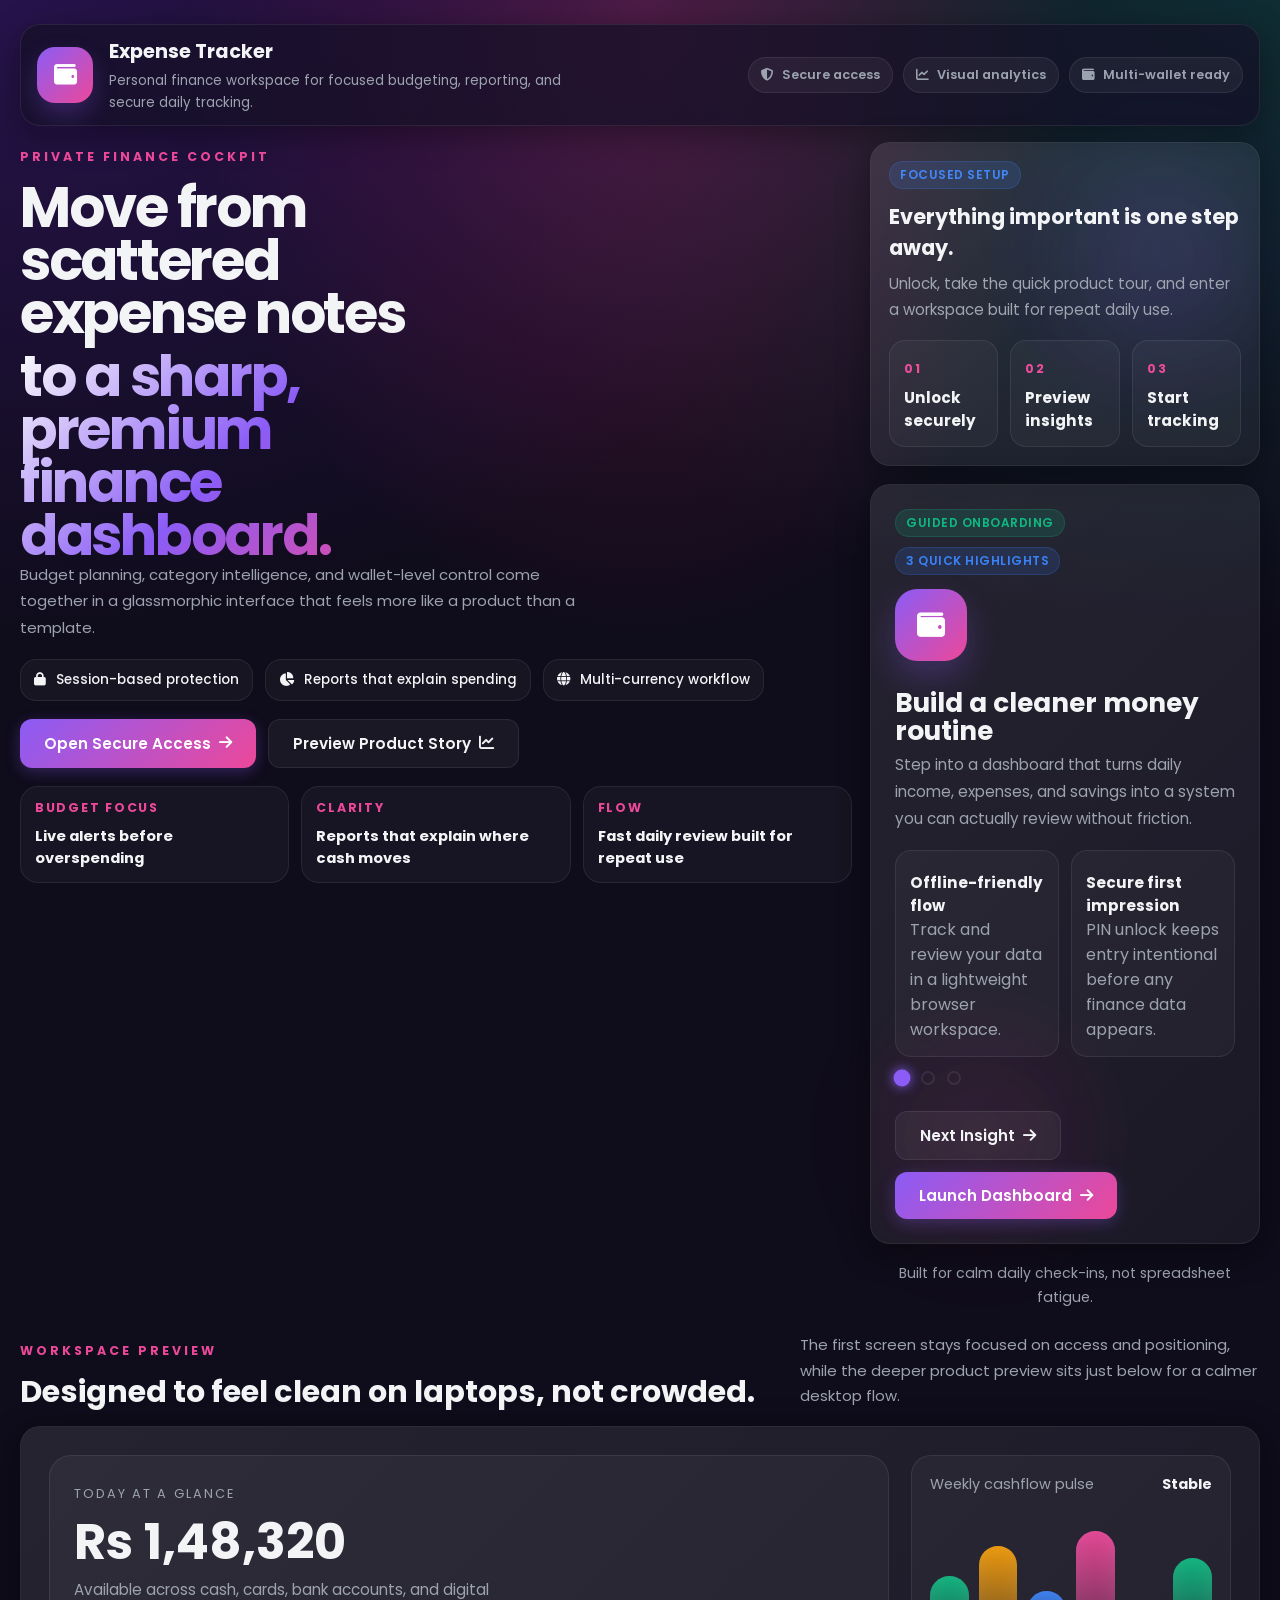
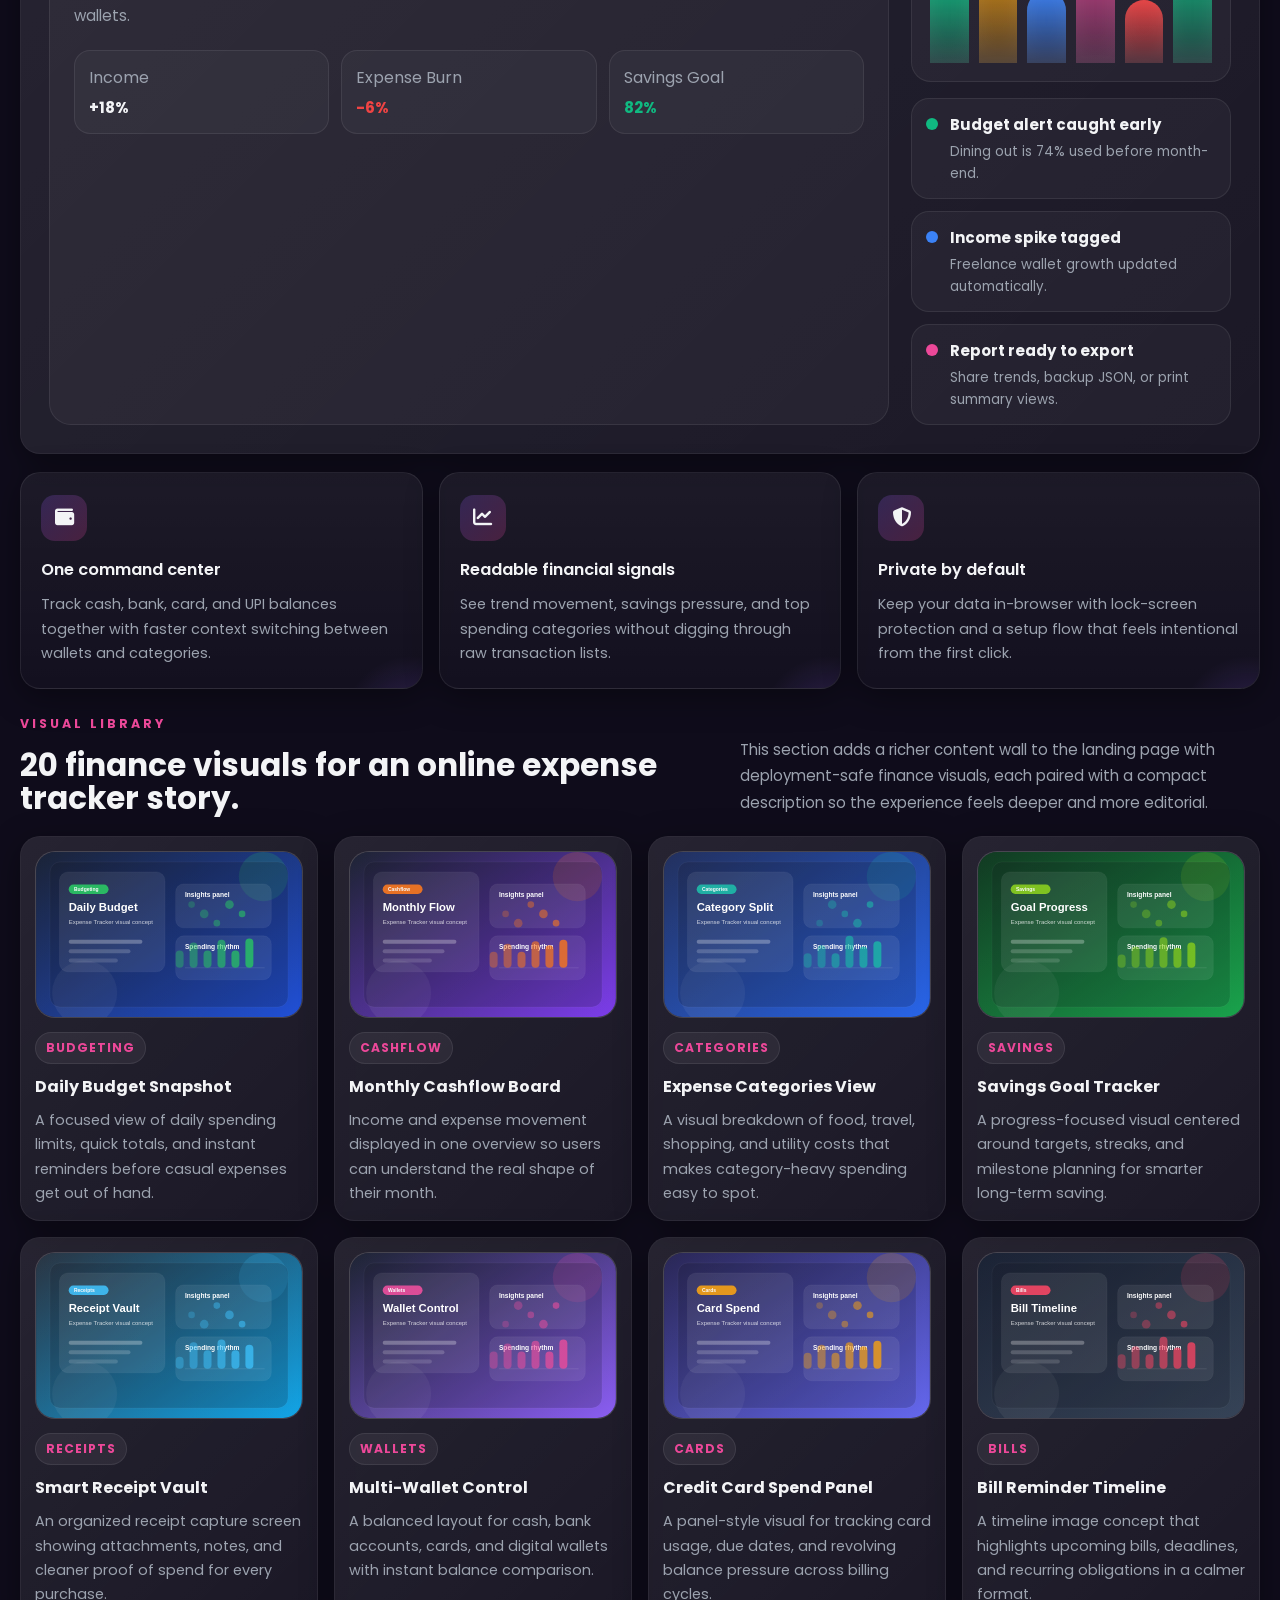
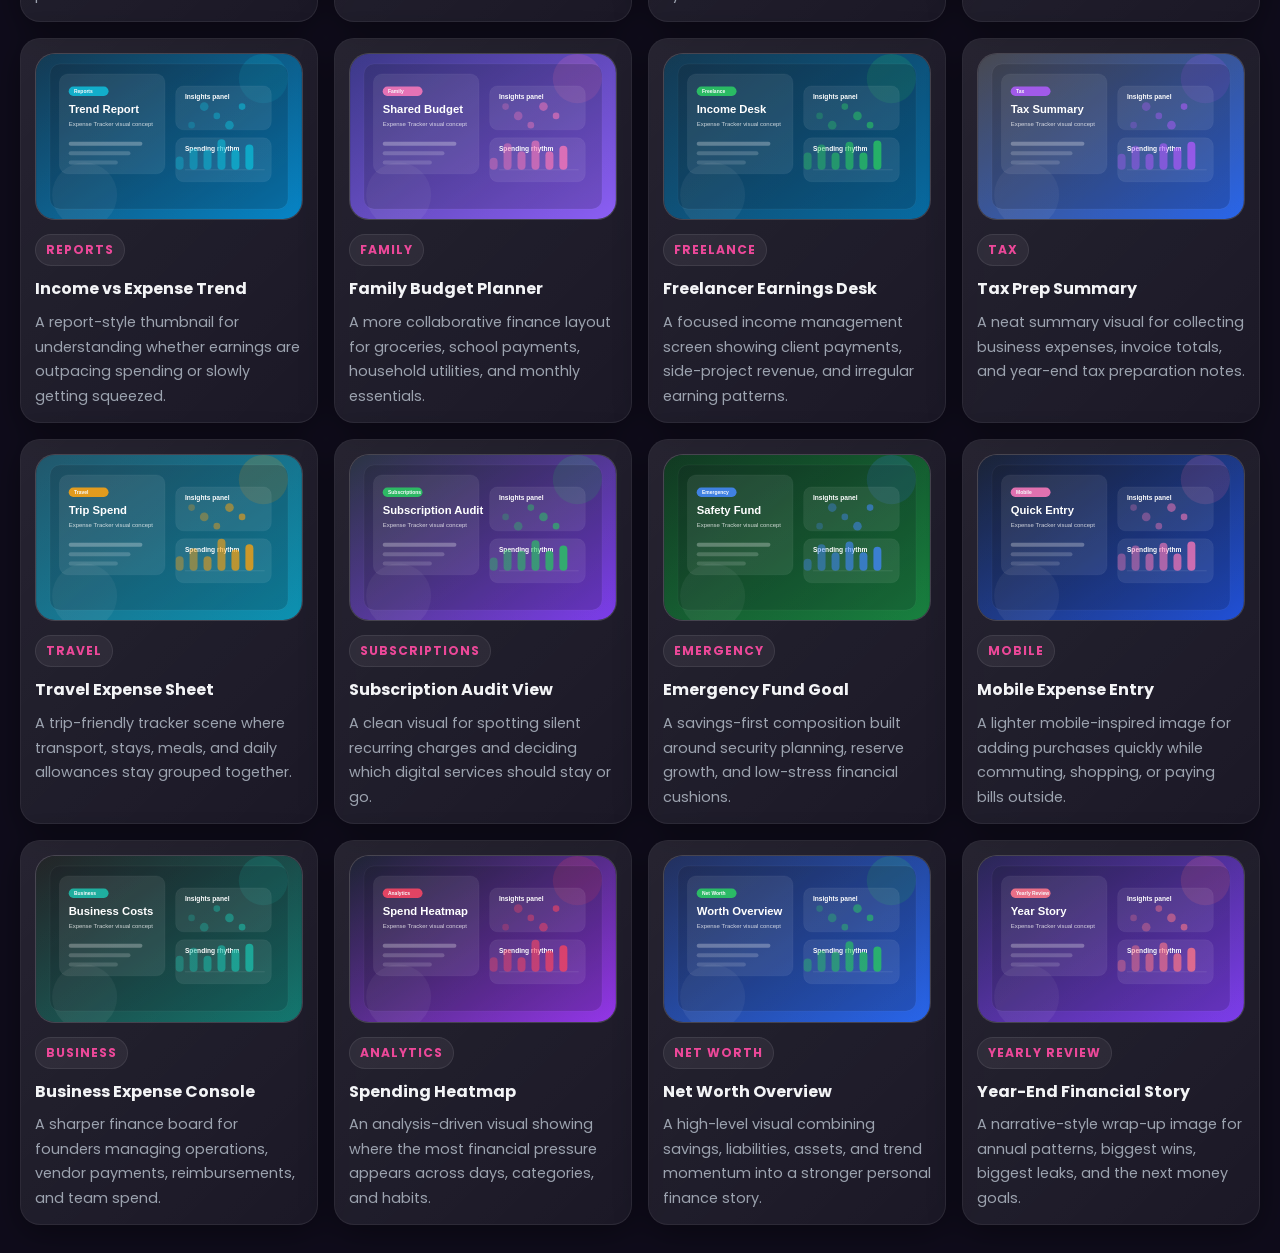
<file: index.html>
<!DOCTYPE html>
<html lang="en">
<head>
  <meta charset="UTF-8">
  <meta name="viewport" content="width=device-width, initial-scale=1.0">
  <title>Expense Tracker - Welcome</title>

  <!-- Font Awesome -->
  <link rel="stylesheet" href="https://cdnjs.cloudflare.com/ajax/libs/font-awesome/6.4.0/css/all.min.css">
  <!-- Stylesheets -->
  <link rel="stylesheet" href="css/global.css">
  <link rel="stylesheet" href="css/components.css">
  <link rel="stylesheet" href="css/pages.css">
  <!-- PWA Manifest -->
  <link rel="manifest" href="manifest.json">
  <meta name="theme-color" content="#0f0c1b">
</head>
<body class="animate-fade">

  <div class="lock-screen-container">
    <div class="welcome-shell">
      <header class="glass-header welcome-topbar animate-slide">
        <div class="welcome-brand">
          <div class="welcome-brand-mark">
            <i class="fas fa-wallet"></i>
          </div>
          <div class="welcome-brand-copy">
            <span>Expense Tracker</span>
            <p>Personal finance workspace for focused budgeting, reporting, and secure daily tracking.</p>
          </div>
        </div>

        <div class="welcome-status">
          <span class="welcome-mini-badge"><i class="fas fa-shield-halved"></i> Secure access</span>
          <span class="welcome-mini-badge"><i class="fas fa-chart-line"></i> Visual analytics</span>
          <span class="welcome-mini-badge"><i class="fas fa-wallet"></i> Multi-wallet ready</span>
        </div>
      </header>

      <div class="welcome-grid">
        <section class="welcome-hero animate-slide">
          <div class="welcome-hero-copy">
            <p class="welcome-eyebrow">PRIVATE FINANCE COCKPIT</p>
            <h1 class="welcome-title">
              Move from scattered expense notes
              <span>to a sharp, premium finance dashboard.</span>
            </h1>
            <p class="welcome-copy">
              Budget planning, category intelligence, and wallet-level control come together in a glassmorphic interface that feels more like a product than a template.
            </p>
          </div>

          <div class="welcome-pill-row">
            <div class="welcome-pill"><i class="fas fa-lock"></i> Session-based protection</div>
            <div class="welcome-pill"><i class="fas fa-chart-pie"></i> Reports that explain spending</div>
            <div class="welcome-pill"><i class="fas fa-globe"></i> Multi-currency workflow</div>
          </div>

          <div class="welcome-actions">
            <button class="btn btn-primary" type="button" onclick="scrollToAccessCard()">
              Open Secure Access <i class="fas fa-arrow-right"></i>
            </button>
            <button class="btn" type="button" onclick="advanceSlide()">
              Preview Product Story <i class="fas fa-chart-line"></i>
            </button>
          </div>

          <div class="welcome-hero-metrics">
            <div class="welcome-hero-metric">
              <span>Budget Focus</span>
              <strong>Live alerts before overspending</strong>
            </div>
            <div class="welcome-hero-metric">
              <span>Clarity</span>
              <strong>Reports that explain where cash moves</strong>
            </div>
            <div class="welcome-hero-metric">
              <span>Flow</span>
              <strong>Fast daily review built for repeat use</strong>
            </div>
          </div>
        </section>

        <section class="welcome-panel animate-scale" id="access-panel">
          <div class="panel-glow panel-glow-a"></div>
          <div class="panel-glow panel-glow-b"></div>

          <div class="panel-stack">
            <div class="glass-card panel-summary">
              <div class="panel-summary-head">
                <span class="badge badge-info">Focused Setup</span>
                <h3>Everything important is one step away.</h3>
                <p>Unlock, take the quick product tour, and enter a workspace built for repeat daily use.</p>
              </div>

              <div class="panel-summary-grid">
                <div class="panel-summary-item">
                  <span>01</span>
                  <strong>Unlock securely</strong>
                </div>
                <div class="panel-summary-item">
                  <span>02</span>
                  <strong>Preview insights</strong>
                </div>
                <div class="panel-summary-item">
                  <span>03</span>
                  <strong>Start tracking</strong>
                </div>
              </div>
            </div>

            <div class="glass-card lock-card animate-scale" id="lock-card" style="display:none;">
              <div class="lock-card-header">
                <div class="lock-badge-row">
                  <span class="badge badge-warning">Protected Entry</span>
                  <span class="badge badge-info">4-digit PIN</span>
                </div>

                <div class="lock-logo">
                  <i class="fas fa-shield-halved"></i>
                </div>

                <div>
                  <h2>Welcome back</h2>
                  <p class="lock-intro" id="pin-prompt-msg">Enter your PIN to continue into your finance dashboard.</p>
                </div>
              </div>

              <div class="lock-tips">
                <div class="lock-tip">
                  <strong>Private session</strong>
                  <span>Quick access with a clean handoff to your dashboard.</span>
                </div>
                <div class="lock-tip">
                  <strong>Fast re-entry</strong>
                  <span>Built for repeat daily check-ins without friction.</span>
                </div>
                <div class="lock-tip">
                  <strong>Confident control</strong>
                  <span>Your money view stays protected before the app opens.</span>
                </div>
              </div>

              <div class="pin-dots" id="pin-dots" aria-live="polite">
                <div class="pin-dot"></div>
                <div class="pin-dot"></div>
                <div class="pin-dot"></div>
                <div class="pin-dot"></div>
              </div>

              <div class="keypad-grid">
                <button class="keypad-btn" type="button" onclick="pressKey('1')">1</button>
                <button class="keypad-btn" type="button" onclick="pressKey('2')">2</button>
                <button class="keypad-btn" type="button" onclick="pressKey('3')">3</button>

                <button class="keypad-btn" type="button" onclick="pressKey('4')">4</button>
                <button class="keypad-btn" type="button" onclick="pressKey('5')">5</button>
                <button class="keypad-btn" type="button" onclick="pressKey('6')">6</button>

                <button class="keypad-btn" type="button" onclick="pressKey('7')">7</button>
                <button class="keypad-btn" type="button" onclick="pressKey('8')">8</button>
                <button class="keypad-btn" type="button" onclick="pressKey('9')">9</button>

                <button class="keypad-btn" type="button" onclick="clearPIN()" aria-label="Reset PIN">
                  <i class="fas fa-redo-alt" style="font-size:1.1rem;"></i>
                </button>
                <button class="keypad-btn" type="button" onclick="pressKey('0')">0</button>
                <button class="keypad-btn" type="button" onclick="backspacePIN()" aria-label="Delete one digit">
                  <i class="fas fa-backspace" style="font-size:1.1rem;"></i>
                </button>
              </div>
            </div>

            <div class="glass-card lock-card animate-scale" id="onboarding-card" style="display:none;">
              <div class="lock-card-header">
                <div class="lock-badge-row">
                  <span class="badge badge-success">Guided Onboarding</span>
                  <span class="badge badge-info">3 quick highlights</span>
                </div>

                <div class="lock-logo">
                  <i class="fas fa-wallet"></i>
                </div>
              </div>

              <div class="onboarding-slider">
                <div class="onboarding-slide active" id="slide-1">
                  <h2>Build a cleaner money routine</h2>
                  <p class="lock-intro">
                    Step into a dashboard that turns daily income, expenses, and savings into a system you can actually review without friction.
                  </p>

                  <div class="onboarding-stat-grid">
                    <div class="onboarding-stat">
                      <strong>Offline-friendly flow</strong>
                      <span>Track and review your data in a lightweight browser workspace.</span>
                    </div>
                    <div class="onboarding-stat">
                      <strong>Secure first impression</strong>
                      <span>PIN unlock keeps entry intentional before any finance data appears.</span>
                    </div>
                  </div>
                </div>

                <div class="onboarding-slide" id="slide-2">
                  <h2>Read trends before they become problems</h2>
                  <p class="lock-intro">
                    Category patterns, savings growth, and report exports help you catch drift early instead of reacting after the month closes.
                  </p>

                  <div class="onboarding-feature-list">
                    <div><i class="fas fa-chart-line"></i><span>Monthly and weekly performance views</span></div>
                    <div><i class="fas fa-chart-pie"></i><span>Category-heavy spending visibility</span></div>
                    <div><i class="fas fa-file-code"></i><span>Backup and reporting options for safer ownership</span></div>
                  </div>
                </div>

                <div class="onboarding-slide" id="slide-3">
                  <h2>Adapt the workspace to your real life</h2>
                  <p class="lock-intro">
                    Cash, bank, credit, and digital wallets can live in one place, with custom categories, budgeting controls, and localized workflow support.
                  </p>

                  <div class="onboarding-stat-grid">
                    <div class="onboarding-stat">
                      <strong>Multi-wallet setup</strong>
                      <span>Separate spending sources while keeping one top-level balance view.</span>
                    </div>
                    <div class="onboarding-stat">
                      <strong>Flexible categories</strong>
                      <span>Shape the tracker around your habits instead of forcing generic labels.</span>
                    </div>
                  </div>
                </div>
              </div>

              <div class="pin-dots slide-dots" id="slide-dots">
                <div class="pin-dot filled" onclick="showSlide(1)"></div>
                <div class="pin-dot" onclick="showSlide(2)"></div>
                <div class="pin-dot" onclick="showSlide(3)"></div>
              </div>

              <div class="onboarding-card-actions">
                <button class="btn" type="button" onclick="advanceSlide()">
                  Next Insight <i class="fas fa-arrow-right"></i>
                </button>
                <button class="btn btn-primary" type="button" onclick="finishOnboarding()">
                  Launch Dashboard <i class="fas fa-arrow-right"></i>
                </button>
              </div>
            </div>

            <p class="panel-footnote">
              Built for calm daily check-ins, not spreadsheet fatigue.
            </p>
          </div>
        </section>
      </div>

      <section class="welcome-showcase animate-slide">
        <div class="welcome-showcase-head">
          <div>
            <p class="welcome-eyebrow">WORKSPACE PREVIEW</p>
            <h2>Designed to feel clean on laptops, not crowded.</h2>
          </div>
          <p>
            The first screen stays focused on access and positioning, while the deeper product preview sits just below for a calmer desktop flow.
          </p>
        </div>

        <div class="glass-card preview-stage">
          <div class="preview-board">
            <div class="preview-balance-card">
              <span class="preview-kicker">Today at a glance</span>
              <h2 class="preview-amount">Rs 1,48,320</h2>
              <p class="preview-caption">Available across cash, cards, bank accounts, and digital wallets.</p>

              <div class="preview-stats-grid">
                <div class="preview-stat">
                  <span>Income</span>
                  <strong>+18%</strong>
                </div>
                <div class="preview-stat danger">
                  <span>Expense Burn</span>
                  <strong>-6%</strong>
                </div>
                <div class="preview-stat success">
                  <span>Savings Goal</span>
                  <strong>82%</strong>
                </div>
              </div>
            </div>

            <div class="preview-side-panel">
              <div class="preview-chart-shell">
                <div class="preview-chart-head">
                  <span>Weekly cashflow pulse</span>
                  <strong>Stable</strong>
                </div>
                <div class="preview-bars" aria-hidden="true">
                  <span class="preview-bar success" style="height:58%;"></span>
                  <span class="preview-bar warning" style="height:78%;"></span>
                  <span class="preview-bar info" style="height:48%;"></span>
                  <span class="preview-bar accent" style="height:88%;"></span>
                  <span class="preview-bar danger" style="height:42%;"></span>
                  <span class="preview-bar success" style="height:70%;"></span>
                </div>
              </div>

              <div class="preview-flow">
                <div class="preview-flow-item">
                  <div class="preview-flow-dot success"></div>
                  <div>
                    <strong>Budget alert caught early</strong>
                    <span>Dining out is 74% used before month-end.</span>
                  </div>
                </div>
                <div class="preview-flow-item">
                  <div class="preview-flow-dot info"></div>
                  <div>
                    <strong>Income spike tagged</strong>
                    <span>Freelance wallet growth updated automatically.</span>
                  </div>
                </div>
                <div class="preview-flow-item">
                  <div class="preview-flow-dot accent"></div>
                  <div>
                    <strong>Report ready to export</strong>
                    <span>Share trends, backup JSON, or print summary views.</span>
                  </div>
                </div>
              </div>
            </div>
          </div>
        </div>

        <div class="welcome-feature-grid">
          <article class="welcome-feature-card">
            <div class="welcome-feature-icon"><i class="fas fa-wallet"></i></div>
            <h3>One command center</h3>
            <p>Track cash, bank, card, and UPI balances together with faster context switching between wallets and categories.</p>
          </article>

          <article class="welcome-feature-card">
            <div class="welcome-feature-icon"><i class="fas fa-chart-line"></i></div>
            <h3>Readable financial signals</h3>
            <p>See trend movement, savings pressure, and top spending categories without digging through raw transaction lists.</p>
          </article>

          <article class="welcome-feature-card">
            <div class="welcome-feature-icon"><i class="fas fa-shield-halved"></i></div>
            <h3>Private by default</h3>
            <p>Keep your data in-browser with lock-screen protection and a setup flow that feels intentional from the first click.</p>
          </article>
        </div>
      </section>

      <section class="gallery-section animate-slide">
        <div class="gallery-head">
          <div>
            <p class="welcome-eyebrow">VISUAL LIBRARY</p>
            <h2>20 finance visuals for an online expense tracker story.</h2>
          </div>
          <p>
            This section adds a richer content wall to the landing page with deployment-safe finance visuals, each paired with a compact description so the experience feels deeper and more editorial.
          </p>
        </div>

        <div class="gallery-grid" id="landing-gallery-grid"></div>
      </section>
    </div>
  </div>

  <!-- Load Scripts -->
  <script src="js/storage.js"></script>
  <script src="js/theme.js"></script>

  <script>
    let enteredPIN = '';
    let currentSlide = 1;
    const SITE_ASSET_VERSION = '2026-06-25-images-local-v4';
    const SERVICE_WORKER_URL = `sw.js?v=${SITE_ASSET_VERSION}`;
    const galleryItems = [
      {
        tag: 'Budgeting',
        imageLabel: 'Daily Budget',
        title: 'Daily Budget Snapshot',
        description: 'A focused view of daily spending limits, quick totals, and instant reminders before casual expenses get out of hand.',
        colors: ['#0f172a', '#1d4ed8', '#22c55e']
      },
      {
        tag: 'Cashflow',
        imageLabel: 'Monthly Flow',
        title: 'Monthly Cashflow Board',
        description: 'Income and expense movement displayed in one overview so users can understand the real shape of their month.',
        colors: ['#111827', '#7c3aed', '#f97316']
      },
      {
        tag: 'Categories',
        imageLabel: 'Category Split',
        title: 'Expense Categories View',
        description: 'A visual breakdown of food, travel, shopping, and utility costs that makes category-heavy spending easy to spot.',
        colors: ['#172554', '#2563eb', '#14b8a6']
      },
      {
        tag: 'Savings',
        imageLabel: 'Goal Progress',
        title: 'Savings Goal Tracker',
        description: 'A progress-focused visual centered around targets, streaks, and milestone planning for smarter long-term saving.',
        colors: ['#052e16', '#16a34a', '#84cc16']
      },
      {
        tag: 'Receipts',
        imageLabel: 'Receipt Vault',
        title: 'Smart Receipt Vault',
        description: 'An organized receipt capture screen showing attachments, notes, and cleaner proof of spend for every purchase.',
        colors: ['#1f2937', '#0ea5e9', '#38bdf8']
      },
      {
        tag: 'Wallets',
        imageLabel: 'Wallet Control',
        title: 'Multi-Wallet Control',
        description: 'A balanced layout for cash, bank accounts, cards, and digital wallets with instant balance comparison.',
        colors: ['#111827', '#8b5cf6', '#ec4899']
      },
      {
        tag: 'Cards',
        imageLabel: 'Card Spend',
        title: 'Credit Card Spend Panel',
        description: 'A panel-style visual for tracking card usage, due dates, and revolving balance pressure across billing cycles.',
        colors: ['#1e1b4b', '#6366f1', '#f59e0b']
      },
      {
        tag: 'Bills',
        imageLabel: 'Bill Timeline',
        title: 'Bill Reminder Timeline',
        description: 'A timeline image concept that highlights upcoming bills, deadlines, and recurring obligations in a calmer format.',
        colors: ['#0f172a', '#334155', '#f43f5e']
      },
      {
        tag: 'Reports',
        imageLabel: 'Trend Report',
        title: 'Income vs Expense Trend',
        description: 'A report-style thumbnail for understanding whether earnings are outpacing spending or slowly getting squeezed.',
        colors: ['#082f49', '#0284c7', '#06b6d4']
      },
      {
        tag: 'Family',
        imageLabel: 'Shared Budget',
        title: 'Family Budget Planner',
        description: 'A more collaborative finance layout for groceries, school payments, household utilities, and monthly essentials.',
        colors: ['#312e81', '#8b5cf6', '#f472b6']
      },
      {
        tag: 'Freelance',
        imageLabel: 'Income Desk',
        title: 'Freelancer Earnings Desk',
        description: 'A focused income management screen showing client payments, side-project revenue, and irregular earning patterns.',
        colors: ['#082f49', '#0369a1', '#22c55e']
      },
      {
        tag: 'Tax',
        imageLabel: 'Tax Summary',
        title: 'Tax Prep Summary',
        description: 'A neat summary visual for collecting business expenses, invoice totals, and year-end tax preparation notes.',
        colors: ['#3f3f46', '#2563eb', '#a855f7']
      },
      {
        tag: 'Travel',
        imageLabel: 'Trip Spend',
        title: 'Travel Expense Sheet',
        description: 'A trip-friendly tracker scene where transport, stays, meals, and daily allowances stay grouped together.',
        colors: ['#164e63', '#0891b2', '#f59e0b']
      },
      {
        tag: 'Subscriptions',
        imageLabel: 'Subscription Audit',
        title: 'Subscription Audit View',
        description: 'A clean visual for spotting silent recurring charges and deciding which digital services should stay or go.',
        colors: ['#1f2937', '#7c3aed', '#22c55e']
      },
      {
        tag: 'Emergency',
        imageLabel: 'Safety Fund',
        title: 'Emergency Fund Goal',
        description: 'A savings-first composition built around security planning, reserve growth, and low-stress financial cushions.',
        colors: ['#052e16', '#15803d', '#3b82f6']
      },
      {
        tag: 'Mobile',
        imageLabel: 'Quick Entry',
        title: 'Mobile Expense Entry',
        description: 'A lighter mobile-inspired image for adding purchases quickly while commuting, shopping, or paying bills outside.',
        colors: ['#0f172a', '#1d4ed8', '#f472b6']
      },
      {
        tag: 'Business',
        imageLabel: 'Business Costs',
        title: 'Business Expense Console',
        description: 'A sharper finance board for founders managing operations, vendor payments, reimbursements, and team spend.',
        colors: ['#18181b', '#0f766e', '#14b8a6']
      },
      {
        tag: 'Analytics',
        imageLabel: 'Spend Heatmap',
        title: 'Spending Heatmap',
        description: 'An analysis-driven visual showing where the most financial pressure appears across days, categories, and habits.',
        colors: ['#111827', '#9333ea', '#f43f5e']
      },
      {
        tag: 'Net Worth',
        imageLabel: 'Worth Overview',
        title: 'Net Worth Overview',
        description: 'A high-level visual combining savings, liabilities, assets, and trend momentum into a stronger personal finance story.',
        colors: ['#172554', '#2563eb', '#22c55e']
      },
      {
        tag: 'Yearly Review',
        imageLabel: 'Year Story',
        title: 'Year-End Financial Story',
        description: 'A narrative-style wrap-up image for annual patterns, biggest wins, biggest leaks, and the next money goals.',
        colors: ['#1e1b4b', '#7c3aed', '#fb7185']
      }
    ];

    async function refreshAssetCacheIfNeeded() {
      const canManageOfflineCache = window.location.protocol === 'http:' || window.location.protocol === 'https:';
      if (!canManageOfflineCache) return;

      const previousVersion = localStorage.getItem('EXPENSE_TRACKER_ASSET_VERSION');
      if (previousVersion === SITE_ASSET_VERSION) return;

      try {
        if ('serviceWorker' in navigator) {
          const registrations = await navigator.serviceWorker.getRegistrations();
          await Promise.all(registrations.map(registration => registration.unregister()));
        }

        if ('caches' in window) {
          const cacheKeys = await caches.keys();
          await Promise.all(
            cacheKeys
              .filter(cacheKey => cacheKey.startsWith('EXPENSE_TRACKER'))
              .map(cacheKey => caches.delete(cacheKey))
          );
        }

        localStorage.setItem('EXPENSE_TRACKER_ASSET_VERSION', SITE_ASSET_VERSION);

        if (previousVersion) {
          window.location.reload();
        }
      } catch (error) {
        console.log('Asset refresh skipped:', error);
      }
    }

    async function registerLatestServiceWorker() {
      const canRegisterServiceWorker = 'serviceWorker' in navigator && (window.location.protocol === 'http:' || window.location.protocol === 'https:');
      if (!canRegisterServiceWorker) return;

      try {
        await navigator.serviceWorker.register(SERVICE_WORKER_URL);
      } catch (error) {
        console.log('Service Worker registration failed:', error);
      }
    }

    document.addEventListener('DOMContentLoaded', async () => {
      await refreshAssetCacheIfNeeded();
      await registerLatestServiceWorker();

      const state = window.StorageModule.loadState();
      showSlide(1);
      renderGallery();

      if (!state.settings.pinLockEnabled) {
        const onboardingCompleted = localStorage.getItem('EXPENSE_TRACKER_ONBOARDING_DONE') === 'true';
        if (onboardingCompleted) {
          sessionStorage.setItem('EXPENSE_TRACKER_PRO_UNLOCKED', 'true');
          window.location.href = 'dashboard.html';
        } else {
          document.getElementById('onboarding-card').style.display = 'block';
        }
      } else {
        document.getElementById('lock-card').style.display = 'block';
      }
    });

    function pressKey(num) {
      if (enteredPIN.length < 4) {
        enteredPIN += num;
        updateDots();
        if (enteredPIN.length === 4) {
          setTimeout(verifyPIN, 150);
        }
      }
    }

    function clearPIN() {
      enteredPIN = '';
      updateDots();
    }

    function backspacePIN() {
      enteredPIN = enteredPIN.slice(0, -1);
      updateDots();
    }

    function updateDots() {
      const dots = document.querySelectorAll('#pin-dots .pin-dot');
      dots.forEach((dot, idx) => {
        if (idx < enteredPIN.length) {
          dot.classList.add('filled');
        } else {
          dot.classList.remove('filled');
        }
      });
    }

    function verifyPIN() {
      const state = window.StorageModule.loadState();
      const correctPIN = state.settings.pinCode || '1234';

      if (enteredPIN === correctPIN) {
        sessionStorage.setItem('EXPENSE_TRACKER_PRO_UNLOCKED', 'true');
        const onboardingCompleted = localStorage.getItem('EXPENSE_TRACKER_ONBOARDING_DONE') === 'true';
        if (onboardingCompleted) {
          window.location.href = 'dashboard.html';
        } else {
          document.getElementById('lock-card').style.display = 'none';
          document.getElementById('onboarding-card').style.display = 'block';
        }
      } else {
        const card = document.getElementById('lock-card');
        card.classList.remove('card-shake');
        void card.offsetWidth;
        card.classList.add('card-shake');
        document.getElementById('pin-prompt-msg').textContent = 'Incorrect PIN! Try again.';
        document.getElementById('pin-prompt-msg').style.color = 'var(--color-danger)';
        clearPIN();
      }
    }

    function showSlide(num) {
      currentSlide = num;
      document.querySelectorAll('.onboarding-slide').forEach((slide, idx) => {
        slide.classList.remove('active');
        if (idx + 1 === num) slide.classList.add('active');
      });

      document.querySelectorAll('#slide-dots .pin-dot').forEach((dot, idx) => {
        if (idx + 1 === num) {
          dot.classList.add('filled');
        } else {
          dot.classList.remove('filled');
        }
      });
    }

    function advanceSlide() {
      currentSlide = (currentSlide % 3) + 1;
      showSlide(currentSlide);
    }

    function scrollToAccessCard() {
      document.getElementById('access-panel').scrollIntoView({
        behavior: 'smooth',
        block: 'start'
      });
    }

    function escapeMarkup(text) {
      return String(text)
        .replace(/&/g, '&amp;')
        .replace(/</g, '&lt;')
        .replace(/>/g, '&gt;')
        .replace(/"/g, '&quot;')
        .replace(/'/g, '&#39;');
    }

    function buildGalleryImage(item, index) {
      const [bgStart, bgEnd, accent] = item.colors;
      const sparkHeights = [52, 80, 60, 96, 68, 88];
      const bars = sparkHeights.map((height, barIndex) => {
        const adjustedHeight = Math.max(32, height - ((index + barIndex) % 5) * 4);
        const x = 420 + (barIndex * 42);
        const y = 360 - adjustedHeight;
        return `<rect x="${x}" y="${y}" width="24" height="${adjustedHeight}" rx="12" fill="${accent}" opacity="${0.4 + (barIndex * 0.08)}" />`;
      }).join('');

      const dots = Array.from({ length: 5 }, (_, dotIndex) => {
        const cx = 468 + (dotIndex * 38);
        const cy = 170 + ((dotIndex + index) % 3) * 28;
        return `<circle cx="${cx}" cy="${cy}" r="${10 + (dotIndex % 2) * 3}" fill="${accent}" opacity="${0.28 + (dotIndex * 0.08)}" />`;
      }).join('');

      const svg = `
        <svg xmlns="http://www.w3.org/2000/svg" viewBox="0 0 800 520" role="img" aria-label="${item.title}">
          <defs>
            <linearGradient id="bg${index}" x1="0%" y1="0%" x2="100%" y2="100%">
              <stop offset="0%" stop-color="${bgStart}" />
              <stop offset="100%" stop-color="${bgEnd}" />
            </linearGradient>
            <linearGradient id="glass${index}" x1="0%" y1="0%" x2="100%" y2="100%">
              <stop offset="0%" stop-color="rgba(255,255,255,0.18)" />
              <stop offset="100%" stop-color="rgba(255,255,255,0.05)" />
            </linearGradient>
          </defs>
          <rect width="800" height="520" rx="44" fill="url(#bg${index})" />
          <circle cx="684" cy="86" r="74" fill="${accent}" opacity="0.18" />
          <circle cx="146" cy="436" r="98" fill="#ffffff" opacity="0.06" />
          <rect x="42" y="42" width="716" height="436" rx="30" fill="rgba(7,10,20,0.18)" stroke="rgba(255,255,255,0.12)" />
          <rect x="70" y="72" width="318" height="300" rx="26" fill="rgba(255,255,255,0.08)" stroke="rgba(255,255,255,0.12)" />
          <rect x="98" y="110" width="120" height="28" rx="14" fill="${accent}" opacity="0.9" />
          <text x="114" y="129" fill="#f8fafc" font-size="15" font-family="Poppins, Arial, sans-serif" font-weight="700">${item.tag}</text>
          <text x="98" y="190" fill="#ffffff" font-size="34" font-family="Poppins, Arial, sans-serif" font-weight="700">${item.imageLabel}</text>
          <text x="98" y="228" fill="rgba(255,255,255,0.78)" font-size="18" font-family="Poppins, Arial, sans-serif">Expense Tracker visual concept</text>
          <rect x="98" y="276" width="222" height="12" rx="6" fill="rgba(255,255,255,0.28)" />
          <rect x="98" y="304" width="186" height="12" rx="6" fill="rgba(255,255,255,0.18)" />
          <rect x="98" y="332" width="148" height="12" rx="6" fill="rgba(255,255,255,0.14)" />
          <rect x="420" y="108" width="288" height="132" rx="24" fill="rgba(255,255,255,0.08)" stroke="rgba(255,255,255,0.12)" />
          <text x="448" y="146" fill="#ffffff" font-size="20" font-family="Poppins, Arial, sans-serif" font-weight="600">Insights panel</text>
          ${dots}
          <rect x="420" y="264" width="288" height="132" rx="24" fill="rgba(255,255,255,0.08)" stroke="rgba(255,255,255,0.12)" />
          <text x="448" y="304" fill="#ffffff" font-size="20" font-family="Poppins, Arial, sans-serif" font-weight="600">Spending rhythm</text>
          <line x1="448" y1="360" x2="688" y2="360" stroke="rgba(255,255,255,0.14)" stroke-width="2" />
          ${bars}
        </svg>
      `;

      return `data:image/svg+xml;charset=UTF-8,${encodeURIComponent(svg)}`;
    }

    function renderGallery() {
      const galleryGrid = document.getElementById('landing-gallery-grid');
      if (!galleryGrid) return;

      galleryGrid.innerHTML = galleryItems.map((item, index) => `
        <article class="gallery-card glass-card" style="animation-delay:${index * 40}ms">
          <div class="gallery-card-image-wrap">
            <img
              class="gallery-card-image"
              src="${buildGalleryImage(item, index)}"
              alt="${escapeMarkup(item.title)} visual for online expense tracking"
              loading="lazy"
            >
          </div>
          <div class="gallery-card-body">
            <span class="gallery-card-tag">${escapeMarkup(item.tag)}</span>
            <h3>${escapeMarkup(item.title)}</h3>
            <p>${escapeMarkup(item.description)}</p>
          </div>
        </article>
      `).join('');
    }

    function finishOnboarding() {
      localStorage.setItem('EXPENSE_TRACKER_ONBOARDING_DONE', 'true');
      sessionStorage.setItem('EXPENSE_TRACKER_PRO_UNLOCKED', 'true');
      window.location.href = 'dashboard.html';
    }

    document.addEventListener('keydown', (event) => {
      const lockCardVisible = document.getElementById('lock-card').style.display === 'block';
      if (!lockCardVisible) return;

      if (/^[0-9]$/.test(event.key)) {
        pressKey(event.key);
      } else if (event.key === 'Backspace') {
        backspacePIN();
      } else if (event.key === 'Delete') {
        clearPIN();
      } else if (event.key === 'Enter' && enteredPIN.length === 4) {
        verifyPIN();
      }
    });

    setInterval(() => {
      if (document.getElementById('onboarding-card').style.display === 'block') {
        advanceSlide();
      }
    }, 5000);
  </script>
</body>
</html>
</file>
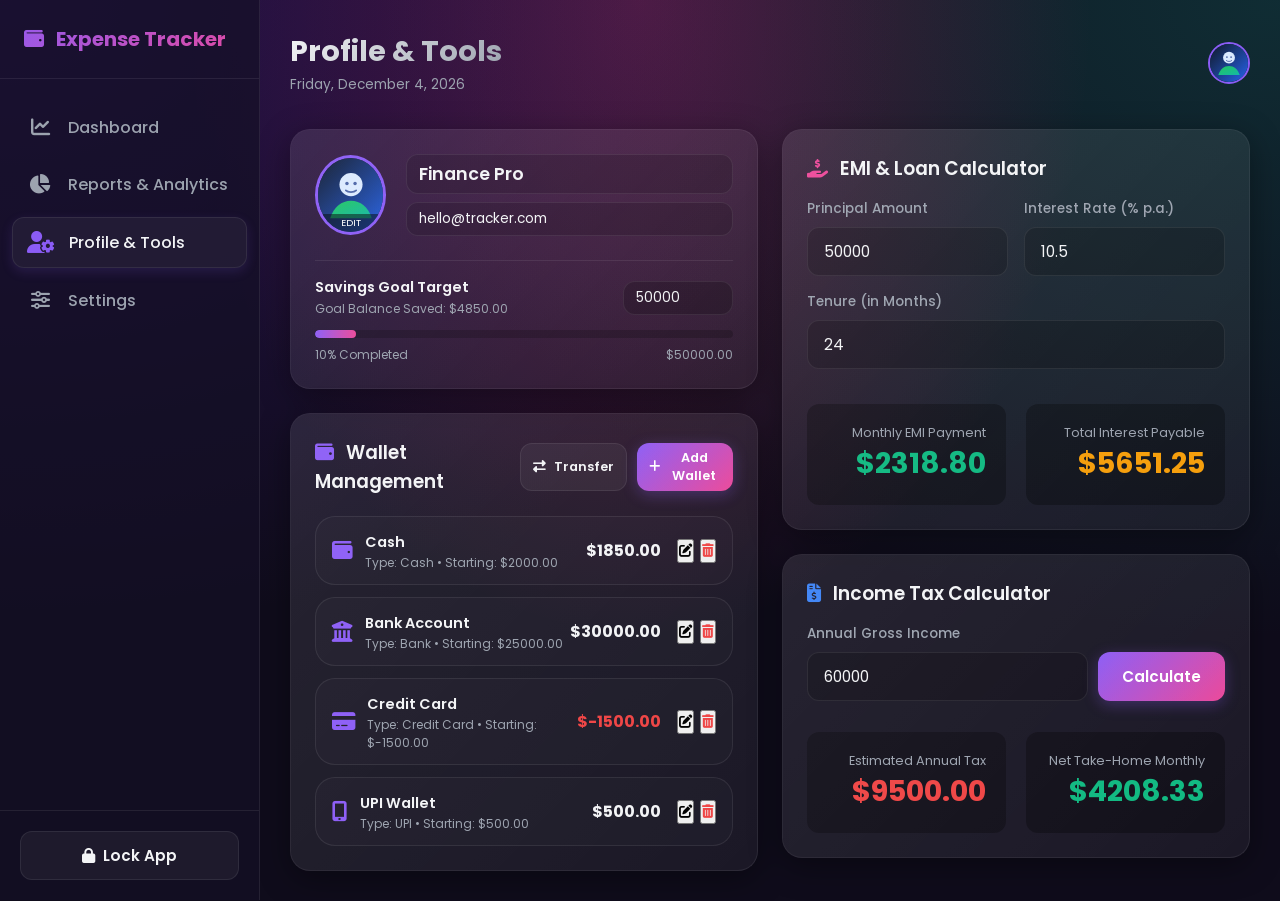
<file: profile.html>
<!DOCTYPE html>
<html lang="en">
<head>
  <meta charset="UTF-8">
  <meta name="viewport" content="width=device-width, initial-scale=1.0">
  <title>Expense Tracker - Profile & Tools</title>
  
  <!-- Font Awesome -->
  <link rel="stylesheet" href="https://cdnjs.cloudflare.com/ajax/libs/font-awesome/6.4.0/css/all.min.css">
  <!-- Stylesheets -->
  <link rel="stylesheet" href="css/global.css">
  <link rel="stylesheet" href="css/components.css">
  <link rel="stylesheet" href="css/pages.css">

  <style>
    .profile-grid {
      display: grid;
      grid-template-columns: 1fr 1fr;
      gap: 24px;
    }
    
    @media (max-width: 1024px) {
      .profile-grid {
        grid-template-columns: 1fr;
      }
    }
    
    .profile-card-header {
      display: flex;
      align-items: center;
      gap: 20px;
      margin-bottom: 24px;
    }
    
    .profile-avatar-large {
      width: 80px;
      height: 80px;
      border-radius: 50%;
      border: 3px solid var(--accent-primary);
      overflow: hidden;
      cursor: pointer;
      position: relative;
    }
    
    .profile-avatar-large img {
      width: 100%;
      height: 100%;
      object-fit: cover;
    }
  </style>
</head>
<body class="animate-fade">

  <div id="app-layout">
    
    <div class="profile-grid animate-slide">
      
      <!-- Left Column: Profile Info & Wallets -->
      <div style="display:flex; flex-direction:column; gap:24px;">
        
        <!-- Profile info & Savings progress -->
        <div class="glass-card">
          <div class="profile-card-header">
            <div class="profile-avatar-large" onclick="triggerAvatarUpload()">
              <img id="profile-img-large" src="assets/default-avatar.svg" alt="Large Avatar">
              <div style="position:absolute; bottom:0; left:0; right:0; background:rgba(0,0,0,0.5); font-size:0.6rem; color:#fff; text-align:center; padding:2px 0;">EDIT</div>
            </div>
            <input type="file" id="profile-avatar-input" accept="image/*" onchange="uploadAvatarImage(event)" style="display:none;">
            
            <div style="flex-grow:1;">
              <div class="form-group" style="margin-bottom:8px;">
                <input type="text" class="input-field" id="profile-name" placeholder="Your Name" style="font-weight:600; font-size:1.1rem; padding:6px 12px; background:rgba(0,0,0,0.15);" onchange="saveProfileField('userName', this.value)">
              </div>
              <div class="form-group" style="margin-bottom:0;">
                <input type="email" class="input-field" id="profile-email" placeholder="Your Email" style="font-size:0.85rem; padding:6px 12px; background:rgba(0,0,0,0.15);" onchange="saveProfileField('userEmail', this.value)">
              </div>
            </div>
          </div>
          
          <!-- Savings Target Progress Widget -->
          <div style="border-top:1px solid var(--glass-border); padding-top:16px;">
            <div style="display:flex; justify-content:space-between; align-items:center; margin-bottom:12px;">
              <div>
                <h4 style="font-size:0.9rem; font-weight:600;">Savings Goal Target</h4>
                <p style="font-size:0.75rem; color:var(--text-secondary); margin-top:2px;">Goal Balance Saved: <span id="savings-goal-saved-val">$0.00</span></p>
              </div>
              <div style="display:flex; align-items:center; gap:8px;">
                <input type="number" class="input-field" id="profile-savings-target" style="width:110px; padding:6px 12px; font-size:0.85rem;" onchange="saveSavingsGoal(this.value)">
              </div>
            </div>
            
            <div class="progress-bar-container" style="margin-bottom:8px;">
              <div id="savings-progress-fill" class="progress-bar-fill" style="background: linear-gradient(90deg, var(--accent-primary), var(--accent-secondary));"></div>
            </div>
            <div style="display:flex; justify-content:space-between; font-size:0.75rem; color:var(--text-secondary);">
              <span id="savings-progress-percent">0% Completed</span>
              <span id="savings-goal-target-val">$0.00</span>
            </div>
          </div>
        </div>

        <!-- Wallet Management -->
        <div class="glass-card">
          <div style="display:flex; justify-content:space-between; align-items:center; margin-bottom:20px;">
            <h3 style="font-weight:600;"><i class="fas fa-wallet" style="color:var(--accent-primary); margin-right:8px;"></i> Wallet Management</h3>
            <div style="display:flex; gap:10px;">
              <button class="btn btn-outline" style="padding:6px 12px; font-size:0.8rem;" onclick="openTransferModal()"><i class="fas fa-exchange-alt"></i> Transfer</button>
              <button class="btn btn-primary" style="padding:6px 12px; font-size:0.8rem;" onclick="openWalletModal()"><i class="fas fa-plus"></i> Add Wallet</button>
            </div>
          </div>

          <div style="display:flex; flex-direction:column; gap:12px;" id="profile-wallets-list">
            <!-- Wallets list with delete buttons -->
          </div>
        </div>

      </div>

      <!-- Right Column: Financial Tools -->
      <div style="display:flex; flex-direction:column; gap:24px;">
        
        <!-- Loan/EMI Calculator -->
        <div class="glass-card">
          <h3 style="font-weight:600; margin-bottom:16px;"><i class="fas fa-hand-holding-dollar" style="color:var(--accent-secondary); margin-right:8px;"></i> EMI & Loan Calculator</h3>
          
          <div style="display:grid; grid-template-columns: 1fr 1fr; gap:16px; margin-bottom:16px;">
            <div class="form-group" style="margin-bottom:0;">
              <label class="form-label">Principal Amount</label>
              <input type="number" class="input-field" id="emi-principal" value="50000" oninput="calculateEMI()">
            </div>
            <div class="form-group" style="margin-bottom:0;">
              <label class="form-label">Interest Rate (% p.a.)</label>
              <input type="number" step="0.1" class="input-field" id="emi-rate" value="10.5" oninput="calculateEMI()">
            </div>
          </div>

          <div class="form-group" style="margin-bottom:16px;">
            <label class="form-label">Tenure (in Months)</label>
            <input type="number" class="input-field" id="emi-months" value="24" oninput="calculateEMI()">
          </div>

          <div class="calc-container" style="margin-top:20px;">
            <div class="calc-display">
              <div class="label">Monthly EMI Payment</div>
              <div class="value" id="emi-monthly-payment">$0.00</div>
            </div>
            <div class="calc-display">
              <div class="label">Total Interest Payable</div>
              <div class="value" id="emi-total-interest" style="color:var(--color-warning);">$0.00</div>
            </div>
          </div>
        </div>

        <!-- Tax Calculator Widget -->
        <div class="glass-card">
          <h3 style="font-weight:600; margin-bottom:16px;"><i class="fas fa-file-invoice-dollar" style="color:var(--color-info); margin-right:8px;"></i> Income Tax Calculator</h3>
          
          <div class="form-group" style="margin-bottom:16px;">
            <label class="form-label">Annual Gross Income</label>
            <div style="display:flex; gap:10px;">
              <input type="number" class="input-field" id="tax-annual-income" value="60000">
              <button class="btn btn-primary" onclick="calculateTax()">Calculate</button>
            </div>
          </div>
          
          <div class="calc-container">
            <div class="calc-display">
              <div class="label">Estimated Annual Tax</div>
              <div class="value" id="tax-annual-estimate" style="color:var(--color-danger);">$0.00</div>
            </div>
            <div class="calc-display">
              <div class="label">Net Take-Home Monthly</div>
              <div class="value" id="tax-monthly-net">$0.00</div>
            </div>
          </div>
        </div>

      </div>

    </div>

    <!-- Create/Edit Wallet Modal -->
    <div class="modal-overlay" id="wallet-modal">
      <div class="modal-content" style="max-width:400px;">
        <div class="modal-header">
          <h3 id="wallet-modal-title">Add Wallet</h3>
          <button class="modal-close" onclick="closeWalletModal()"><i class="fas fa-times"></i></button>
        </div>
        <form id="wallet-form" onsubmit="saveWalletForm(event)">
          <input type="hidden" id="wallet-id">
          
          <div class="form-group">
            <label class="form-label" for="wallet-name">Wallet Name</label>
            <input type="text" class="input-field" id="wallet-name" required placeholder="e.g. Bank Account">
          </div>
          
          <div class="form-group">
            <label class="form-label" for="wallet-type">Wallet Type</label>
            <select class="select-field" id="wallet-type" required>
              <option value="Cash">Cash</option>
              <option value="Bank">Bank Account</option>
              <option value="Credit Card">Credit Card</option>
              <option value="UPI">UPI/Paytm Wallet</option>
            </select>
          </div>
          
          <div class="form-group" id="wallet-base-balance-group">
            <label class="form-label" for="wallet-base-balance">Base Starting Balance</label>
            <input type="number" class="input-field" id="wallet-base-balance" value="0">
          </div>
          
          <div style="display:flex; justify-content:flex-end; gap:12px; margin-top:20px;">
            <button type="button" class="btn" onclick="closeWalletModal()">Cancel</button>
            <button type="submit" class="btn btn-primary">Save</button>
          </div>
        </form>
      </div>
    </div>

    <!-- Wallet Transfer Funds Modal -->
    <div class="modal-overlay" id="transfer-modal">
      <div class="modal-content" style="max-width:400px;">
        <div class="modal-header">
          <h3>Wallet Transfer</h3>
          <button class="modal-close" onclick="closeTransferModal()"><i class="fas fa-times"></i></button>
        </div>
        <form onsubmit="executeWalletTransfer(event)">
          <div class="form-group">
            <label class="form-label" for="transfer-from">Source Wallet (From)</label>
            <select class="select-field" id="transfer-from" required></select>
          </div>
          <div class="form-group">
            <label class="form-label" for="transfer-to">Destination Wallet (To)</label>
            <select class="select-field" id="transfer-to" required></select>
          </div>
          <div class="form-group">
            <label class="form-label" for="transfer-amount">Transfer Amount</label>
            <input type="number" class="input-field" id="transfer-amount" required min="1" step="any">
          </div>
          <div class="form-group">
            <label class="form-label" for="transfer-notes">Notes</label>
            <input type="text" class="input-field" id="transfer-notes" placeholder="Wallet Transfer">
          </div>
          
          <div style="display:flex; justify-content:flex-end; gap:12px; margin-top:20px;">
            <button type="button" class="btn" onclick="closeTransferModal()">Cancel</button>
            <button type="submit" class="btn btn-primary">Transfer</button>
          </div>
        </form>
      </div>
    </div>

  </div>

  <!-- Load Scripts -->
  <script src="js/storage.js"></script>
  <script src="js/theme.js"></script>
  <script src="js/settings.js"></script>
  <script src="js/wallet.js"></script>
  <script src="js/budget.js"></script>
  <script src="js/transaction.js"></script>
  <script src="js/app.js"></script>
  
  <script>
    // Inline Profile management scripts
    document.addEventListener('DOMContentLoaded', () => {
      loadProfilePage();
      calculateEMI();
      calculateTax();
    });

    function loadProfilePage() {
      const state = window.StorageModule.loadState();
      
      // Load user metadata details
      document.getElementById('profile-name').value = state.settings.userName || 'Finance Pro';
      document.getElementById('profile-email').value = state.settings.userEmail || 'hello@tracker.com';
      document.getElementById('profile-savings-target').value = state.savingsGoal.target || 0;
      
      if (state.settings.avatarUrl) {
        document.getElementById('profile-img-large').src = state.settings.avatarUrl;
      }
      
      renderSavingsGoalMetrics();
      renderWalletsList();
    }

    function saveProfileField(key, val) {
      const state = window.StorageModule.loadState();
      state.settings[key] = val;
      window.StorageModule.saveState();
      window.AppModule.showToast('Profile updated', 'success');
      
      // Update global header badge by reloading elements
      const badgeName = document.querySelector('.user-profile-badge p');
      if (badgeName) badgeName.textContent = state.settings.userName || 'Finance Pro';
    }

    function saveSavingsGoal(val) {
      const target = Number(val) || 0;
      const state = window.StorageModule.loadState();
      state.savingsGoal.target = target;
      window.StorageModule.saveState();
      
      renderSavingsGoalMetrics();
      window.AppModule.showToast('Savings Target Goal updated', 'success');
    }

    // Savings Calculation
    function renderSavingsGoalMetrics() {
      const state = window.StorageModule.loadState();
      const target = state.savingsGoal.target || 0;
      
      // Current savings = total income - total expenses
      const totalIncome = state.transactions
        .filter(t => t.type === 'income')
        .reduce((sum, t) => sum + Number(t.amount), 0);
      const totalExpense = state.transactions
        .filter(t => t.type === 'expense')
        .reduce((sum, t) => sum + Number(t.amount), 0);
        
      const currentSavings = totalIncome - totalExpense;
      const ratio = target > 0 ? Math.min(100, Math.max(0, (currentSavings / target) * 100)) : 0;
      
      document.getElementById('savings-goal-saved-val').textContent = window.SettingsModule.formatCurrency(currentSavings);
      document.getElementById('savings-goal-target-val').textContent = window.SettingsModule.formatCurrency(target);
      document.getElementById('savings-progress-percent').textContent = `${Math.round(ratio)}% Completed`;
      document.getElementById('savings-progress-fill').style.width = `${ratio}%`;
    }

    // Wallets Renders
    function renderWalletsList() {
      const state = window.StorageModule.loadState();
      const listEl = document.getElementById('profile-wallets-list');
      if (!listEl) return;
      
      listEl.innerHTML = state.wallets.map(w => {
        let icon = 'fa-wallet';
        if (w.type === 'Bank') icon = 'fa-building-columns';
        if (w.type === 'Credit Card') icon = 'fa-credit-card';
        if (w.type === 'UPI') icon = 'fa-mobile-screen-button';
        
        return `
          <div style="display:flex; justify-content:space-between; align-items:center; padding:12px 16px; background:rgba(255,255,255,0.02); border:1px solid var(--glass-border); border-radius:var(--card-radius);">
            <div style="display:flex; align-items:center; gap:12px;">
              <i class="fas ${icon}" style="font-size:1.3rem; color:var(--accent-primary);"></i>
              <div>
                <span style="font-weight:600; font-size:0.9rem;">${w.name}</span>
                <span style="font-size:0.75rem; color:var(--text-secondary); display:block;">Type: ${w.type} &bull; Starting: ${window.SettingsModule.formatCurrency(w.baseBalance)}</span>
              </div>
            </div>
            <div style="display:flex; align-items:center; gap:16px;">
              <span style="font-weight:700; font-size:1rem; color:${w.balance < 0 ? 'var(--color-danger)' : 'inherit'};">
                ${window.SettingsModule.formatCurrency(w.balance)}
              </span>
              <div style="display:flex; gap:6px;">
                <button class="action-icon-btn" onclick="openEditWalletModal('${w.id}')" title="Edit"><i class="fas fa-edit"></i></button>
                <button class="action-icon-btn" onclick="triggerDeleteWallet('${w.id}')" title="Delete" style="color:var(--color-danger);"><i class="fas fa-trash-alt"></i></button>
              </div>
            </div>
          </div>
        `;
      }).join('');
    }

    // Create / Edit Wallets modals
    function openWalletModal() {
      document.getElementById('wallet-form').reset();
      document.getElementById('wallet-id').value = '';
      document.getElementById('wallet-modal-title').textContent = 'Add Wallet';
      document.getElementById('wallet-base-balance-group').style.display = 'block';
      document.getElementById('wallet-modal').classList.add('active');
    }

    function openEditWalletModal(id) {
      const state = window.StorageModule.loadState();
      const wallet = state.wallets.find(w => w.id === id);
      if (!wallet) return;
      
      document.getElementById('wallet-id').value = wallet.id;
      document.getElementById('wallet-modal-title').textContent = 'Edit Wallet';
      document.getElementById('wallet-name').value = wallet.name;
      document.getElementById('wallet-type').value = wallet.type;
      document.getElementById('wallet-base-balance').value = wallet.baseBalance;
      // Hide base balance during edit to prevent confusing reconciliation balance shifts
      document.getElementById('wallet-base-balance-group').style.display = 'none';
      
      document.getElementById('wallet-modal').classList.add('active');
    }

    function closeWalletModal() {
      document.getElementById('wallet-modal').classList.remove('active');
    }

    function saveWalletForm(e) {
      e.preventDefault();
      const id = document.getElementById('wallet-id').value;
      const name = document.getElementById('wallet-name').value.trim();
      const type = document.getElementById('wallet-type').value;
      const baseBalance = Number(document.getElementById('wallet-base-balance').value) || 0;
      
      if (id) {
        window.WalletModule.updateWallet(id, name, type, baseBalance);
        window.AppModule.showToast('Wallet updated successfully', 'success');
      } else {
        window.WalletModule.addWallet(name, type, baseBalance);
        window.AppModule.showToast('Wallet added successfully', 'success');
      }
      
      closeWalletModal();
      loadProfilePage();
    }

    function triggerDeleteWallet(id) {
      window.AppModule.showConfirm('Delete Wallet', 'Are you sure you want to delete this wallet? Its associated transactions will be transferred to another remaining wallet.', () => {
        const success = window.WalletModule.deleteWallet(id);
        if (success) {
          loadProfilePage();
          window.AppModule.showToast('Wallet deleted successfully.', 'success');
        } else {
          window.AppModule.showToast('You cannot delete your last wallet!', 'danger');
        }
      });
    }

    // Inter-Wallet Transfers Modal Actions
    function openTransferModal() {
      const state = window.StorageModule.loadState();
      const fromSelect = document.getElementById('transfer-from');
      const toSelect = document.getElementById('transfer-to');
      
      const options = state.wallets.map(w => `<option value="${w.id}">${w.name} (${window.SettingsModule.formatCurrency(w.balance)})</option>`).join('');
      fromSelect.innerHTML = options;
      toSelect.innerHTML = options;
      
      document.getElementById('transfer-modal').classList.add('active');
    }

    function closeTransferModal() {
      document.getElementById('transfer-modal').classList.remove('active');
    }

    function executeWalletTransfer(e) {
      e.preventDefault();
      const from = document.getElementById('transfer-from').value;
      const to = document.getElementById('transfer-to').value;
      const amount = Number(document.getElementById('transfer-amount').value);
      const notes = document.getElementById('transfer-notes').value.trim();
      
      if (from === to) {
        window.AppModule.showToast('Source and Destination wallets cannot be the same.', 'danger');
        return;
      }
      
      const success = window.WalletModule.transferFunds(from, to, amount, notes);
      if (success) {
        closeTransferModal();
        loadProfilePage();
        window.AppModule.showToast('Transfer transaction recorded successfully.', 'success');
      } else {
        window.AppModule.showToast('Transfer failed. Please check your wallets.', 'danger');
      }
    }

    // Image Avatar uploading
    function triggerAvatarUpload() {
      document.getElementById('profile-avatar-input').click();
    }

    function uploadAvatarImage(e) {
      const file = e.target.files[0];
      if (file) {
        const reader = new FileReader();
        reader.onload = function(evt) {
          const avatarUrl = evt.target.result;
          document.getElementById('profile-img-large').src = avatarUrl;
          
          const state = window.StorageModule.loadState();
          state.settings.avatarUrl = avatarUrl;
          window.StorageModule.saveState();
          
          // Re-render navbar avatar immediately
          const navImg = document.querySelector('.avatar-wrapper img');
          if (navImg) navImg.src = avatarUrl;
          
          window.AppModule.showToast('Profile image updated.', 'success');
        };
        reader.readAsDataURL(file);
      }
    }

    // Financial Calculators Formulae
    function calculateEMI() {
      const principal = Number(document.getElementById('emi-principal').value) || 0;
      const ratePerAnnum = Number(document.getElementById('emi-rate').value) || 0;
      const months = Number(document.getElementById('emi-months').value) || 0;
      
      if (principal <= 0 || ratePerAnnum <= 0 || months <= 0) {
        document.getElementById('emi-monthly-payment').textContent = window.SettingsModule.formatCurrency(0);
        document.getElementById('emi-total-interest').textContent = window.SettingsModule.formatCurrency(0);
        return;
      }
      
      const r = (ratePerAnnum / 12) / 100; // monthly rate
      
      // EMI = [P x R x (1+R)^N]/[(1+R)^N-1]
      const emiVal = (principal * r * Math.pow(1 + r, months)) / (Math.pow(1 + r, months) - 1);
      const totalPayment = emiVal * months;
      const totalInterestVal = totalPayment - principal;
      
      document.getElementById('emi-monthly-payment').textContent = window.SettingsModule.formatCurrency(emiVal);
      document.getElementById('emi-total-interest').textContent = window.SettingsModule.formatCurrency(totalInterestVal);
    }

    function calculateTax() {
      const gross = Number(document.getElementById('tax-annual-income').value) || 0;
      
      // Simplified bracket structure (Progressive Tax)
      // Up to 10k: 10%
      // 10k to 50k: 15%
      // 50k to 100k: 25%
      // Above 100k: 30%
      let tax = 0;
      if (gross <= 10000) {
        tax = gross * 0.1;
      } else if (gross <= 50000) {
        tax = (10000 * 0.1) + ((gross - 10000) * 0.15);
      } else if (gross <= 100000) {
        tax = (10000 * 0.1) + (40000 * 0.15) + ((gross - 50000) * 0.25);
      } else {
        tax = (10000 * 0.1) + (40000 * 0.15) + (50000 * 0.25) + ((gross - 100000) * 0.3);
      }
      
      const netTakeHome = gross - tax;
      const monthlyNet = netTakeHome / 12;
      
      document.getElementById('tax-annual-estimate').textContent = window.SettingsModule.formatCurrency(tax);
      document.getElementById('tax-monthly-net').textContent = window.SettingsModule.formatCurrency(monthlyNet);
    }
  </script>
</body>
</html>
</file>
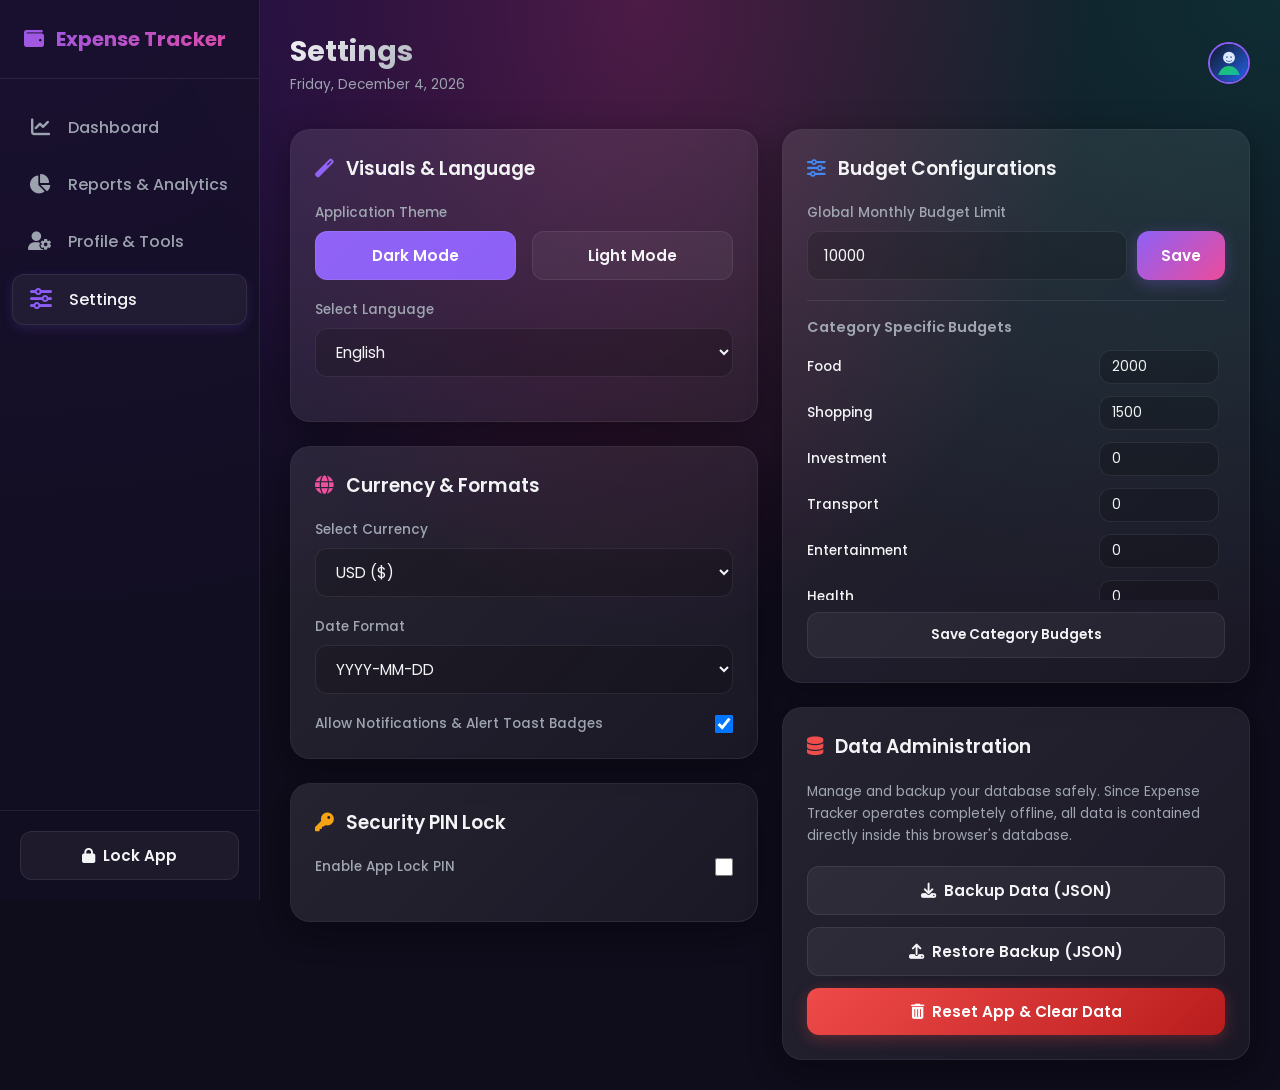
<file: settings.html>
<!DOCTYPE html>
<html lang="en">
<head>
  <meta charset="UTF-8">
  <meta name="viewport" content="width=device-width, initial-scale=1.0">
  <title>Expense Tracker - Settings</title>
  
  <!-- Font Awesome -->
  <link rel="stylesheet" href="https://cdnjs.cloudflare.com/ajax/libs/font-awesome/6.4.0/css/all.min.css">
  <!-- Stylesheets -->
  <link rel="stylesheet" href="css/global.css">
  <link rel="stylesheet" href="css/components.css">
  <link rel="stylesheet" href="css/pages.css">
  
  <style>
    .settings-grid {
      display: grid;
      grid-template-columns: 1fr 1fr;
      gap: 24px;
    }
    
    @media (max-width: 1024px) {
      .settings-grid {
        grid-template-columns: 1fr;
      }
    }
    
    .category-budget-row {
      display: flex;
      align-items: center;
      justify-content: space-between;
      gap: 16px;
      margin-bottom: 12px;
    }
    
    .category-budget-row input {
      width: 120px;
    }
  </style>
</head>
<body class="animate-fade">

  <div id="app-layout">
    
    <div class="settings-grid animate-slide">
      
      <!-- Left Column: Settings Configuration -->
      <div style="display:flex; flex-direction:column; gap:24px;">
        
        <!-- Theme & Language Card -->
        <div class="glass-card">
          <h3 style="font-weight:600; margin-bottom:20px;"><i class="fas fa-magic" style="color:var(--accent-primary); margin-right:8px;"></i> Visuals & Language</h3>
          
          <div class="form-group">
            <label class="form-label" data-translate="theme_setting">Application Theme</label>
            <div style="display:flex; gap:16px;">
              <button class="btn" id="theme-btn-dark" onclick="selectThemeSetting('dark')" style="flex:1;">Dark Mode</button>
              <button class="btn" id="theme-btn-light" onclick="selectThemeSetting('light')" style="flex:1;">Light Mode</button>
            </div>
          </div>

          <div class="form-group">
            <label class="form-label" data-translate="language_setting">Select Language</label>
            <select class="select-field" id="setting-language" onchange="saveAppSetting('language', this.value); updateLocalizations();">
              <option value="en">English</option>
              <option value="hi">हिन्दी (Hindi)</option>
            </select>
          </div>
        </div>

        <!-- Currency & Formats Card -->
        <div class="glass-card">
          <h3 style="font-weight:600; margin-bottom:20px;"><i class="fas fa-globe" style="color:var(--accent-secondary); margin-right:8px;"></i> Currency & Formats</h3>
          
          <div class="form-group">
            <label class="form-label" data-translate="currency_setting">Select Currency</label>
            <select class="select-field" id="setting-currency" onchange="saveAppSetting('currency', this.value)">
              <option value="USD">USD ($)</option>
              <option value="INR">INR (₹)</option>
              <option value="EUR">EUR (€)</option>
              <option value="GBP">GBP (£)</option>
            </select>
          </div>

          <div class="form-group">
            <label class="form-label" data-translate="date_format_setting">Date Format</label>
            <select class="select-field" id="setting-date-format" onchange="saveAppSetting('dateFormat', this.value)">
              <option value="YYYY-MM-DD">YYYY-MM-DD</option>
              <option value="DD-MM-YYYY">DD-MM-YYYY</option>
              <option value="MM-DD-YYYY">MM-DD-YYYY</option>
            </select>
          </div>
          
          <div style="display:flex; justify-content:space-between; align-items:center; margin-top:10px;">
            <label class="form-label" for="setting-notifications">Allow Notifications & Alert Toast Badges</label>
            <input type="checkbox" id="setting-notifications" onchange="saveAppSetting('notifications', this.checked)" style="width:18px; height:18px; cursor:pointer;">
          </div>
        </div>

        <!-- Security Lock Card -->
        <div class="glass-card">
          <h3 style="font-weight:600; margin-bottom:20px;"><i class="fas fa-key" style="color:var(--color-warning); margin-right:8px;"></i> Security PIN Lock</h3>
          
          <div style="display:flex; justify-content:space-between; align-items:center; margin-bottom:20px;">
            <label class="form-label" for="setting-pin-enabled" data-translate="pin_enabled">Enable App Lock PIN</label>
            <input type="checkbox" id="setting-pin-enabled" onchange="togglePinLockStatus(this.checked)" style="width:18px; height:18px; cursor:pointer;">
          </div>

          <div id="pin-change-group" style="display:none; flex-direction:column; gap:12px;" class="animate-fade">
            <div class="form-group">
              <label class="form-label">Set New 4-Digit PIN</label>
              <div style="display:flex; gap:10px;">
                <input type="password" maxlength="4" pattern="[0-9]*" class="input-field" id="setting-pin-code" placeholder="Enter 4 digit number" style="width:180px;">
                <button class="btn btn-primary" onclick="saveNewPIN()">Save PIN</button>
              </div>
            </div>
          </div>
        </div>

      </div>

      <!-- Right Column: Budgets & Data Recovery -->
      <div style="display:flex; flex-direction:column; gap:24px;">
        
        <!-- Budgets setup Card -->
        <div class="glass-card">
          <h3 style="font-weight:600; margin-bottom:20px;"><i class="fas fa-sliders-h" style="color:var(--color-info); margin-right:8px;"></i> Budget Configurations</h3>
          
          <div class="form-group" style="margin-bottom:20px;">
            <label class="form-label">Global Monthly Budget Limit</label>
            <div style="display:flex; gap:10px;">
              <input type="number" class="input-field" id="setting-monthly-budget">
              <button class="btn btn-primary" onclick="saveMonthlyBudgetSetting()">Save</button>
            </div>
          </div>

          <div style="border-top: 1px solid var(--glass-border); padding-top:16px;">
            <h4 style="font-size:0.9rem; font-weight:600; margin-bottom:12px; color:var(--text-secondary);">Category Specific Budgets</h4>
            <div id="category-budgets-inputs-list" style="max-height: 250px; overflow-y:auto; padding-right:6px;">
              <!-- Budgets lists -->
            </div>
            <button class="btn" style="width:100%; font-size:0.85rem; margin-top:12px;" onclick="saveCategoryBudgetsList()">Save Category Budgets</button>
          </div>
        </div>

        <!-- Data administration Card -->
        <div class="glass-card">
          <h3 style="font-weight:600; margin-bottom:20px;"><i class="fas fa-database" style="color:var(--color-danger); margin-right:8px;"></i> Data Administration</h3>
          
          <p style="font-size:0.85rem; color:var(--text-secondary); line-height:1.6; margin-bottom:20px;">
            Manage and backup your database safely. Since Expense Tracker operates completely offline, all data is contained directly inside this browser's database.
          </p>

          <div style="display:flex; flex-direction:column; gap:12px;">
            <button class="btn" onclick="triggerBackupDownload()"><i class="fas fa-download"></i> Backup Data (JSON)</button>
            
            <div style="display:flex; flex-direction:column; gap:6px;">
              <button class="btn" onclick="clickImportInput()"><i class="fas fa-upload"></i> Restore Backup (JSON)</button>
              <input type="file" id="setting-import-file" accept="application/json" onchange="restoreBackupFile(event)" style="display:none;">
            </div>
            
            <button class="btn btn-danger" onclick="triggerResetApp()"><i class="fas fa-trash-alt"></i> Reset App & Clear Data</button>
          </div>
        </div>

      </div>

    </div>

  </div>

  <!-- Load Scripts -->
  <script src="js/storage.js"></script>
  <script src="js/theme.js"></script>
  <script src="js/settings.js"></script>
  <script src="js/wallet.js"></script>
  <script src="js/budget.js"></script>
  <script src="js/transaction.js"></script>
  <script src="js/export.js"></script>
  <script src="js/import.js"></script>
  <script src="js/app.js"></script>
  
  <script>
    // Inline Settings script to control Settings UI binding
    document.addEventListener('DOMContentLoaded', () => {
      loadSettingsUI();
    });

    function loadSettingsUI() {
      const state = window.StorageModule.loadState();
      
      // Selected visual settings
      document.getElementById('setting-language').value = state.settings.language || 'en';
      document.getElementById('setting-currency').value = state.settings.currency || 'USD';
      document.getElementById('setting-date-format').value = state.settings.dateFormat || 'YYYY-MM-DD';
      document.getElementById('setting-notifications').checked = state.settings.notifications !== false;
      
      // Theme states styles
      updateThemeButtons(state.settings.theme || 'dark');
      
      // Security states
      const pinEnabled = !!state.settings.pinLockEnabled;
      document.getElementById('setting-pin-enabled').checked = pinEnabled;
      document.getElementById('pin-change-group').style.display = pinEnabled ? 'flex' : 'none';
      document.getElementById('setting-pin-code').value = state.settings.pinCode || '';
      
      // Monthly Budget
      document.getElementById('setting-monthly-budget').value = state.budgets.monthly || 0;
      
      // Render Category budgets list
      const budgetsList = document.getElementById('category-budgets-inputs-list');
      if (budgetsList) {
        budgetsList.innerHTML = state.categories.map(c => {
          // Exclude Salary & Freelancing from expense budgets
          if (['Salary', 'Freelancing'].includes(c)) return '';
          
          const limit = (state.budgets.categories && state.budgets.categories[c]) || 0;
          return `
            <div class="category-budget-row">
              <span style="font-size:0.85rem; font-weight:500;">${c}</span>
              <input type="number" class="input-field category-budget-input" data-category="${c}" value="${limit}" style="padding:6px 12px; font-size:0.85rem;">
            </div>
          `;
        }).join('');
      }
    }

    function updateThemeButtons(theme) {
      const darkBtn = document.getElementById('theme-btn-dark');
      const lightBtn = document.getElementById('theme-btn-light');
      
      if (theme === 'light') {
        lightBtn.style.background = 'var(--accent-primary)';
        lightBtn.style.color = '#fff';
        darkBtn.style.background = 'var(--glass-bg)';
        darkBtn.style.color = 'var(--text-primary)';
      } else {
        darkBtn.style.background = 'var(--accent-primary)';
        darkBtn.style.color = '#fff';
        lightBtn.style.background = 'var(--glass-bg)';
        lightBtn.style.color = 'var(--text-primary)';
      }
    }

    function selectThemeSetting(theme) {
      const state = window.StorageModule.loadState();
      state.settings.theme = theme;
      window.StorageModule.saveState();
      window.ThemeModule.applyTheme(theme);
      updateThemeButtons(theme);
      window.AppModule.showToast('Theme updated successfully', 'success');
    }

    function saveAppSetting(key, val) {
      const state = window.StorageModule.loadState();
      state.settings[key] = val;
      window.StorageModule.saveState();
      window.AppModule.showToast('Setting saved successfully', 'success');
    }

    function updateLocalizations() {
      if (window.SettingsModule) {
        window.SettingsModule.applyLocalization();
      }
    }

    // Security PIN Lock toggling
    function togglePinLockStatus(enabled) {
      const state = window.StorageModule.loadState();
      state.settings.pinLockEnabled = enabled;
      window.StorageModule.saveState();
      
      document.getElementById('pin-change-group').style.display = enabled ? 'flex' : 'none';
      
      if (enabled) {
        window.AppModule.showToast('PIN security lock enabled. Please configure your PIN code.', 'info');
      } else {
        window.AppModule.showToast('Security PIN lock disabled.', 'success');
      }
    }

    function saveNewPIN() {
      const pinVal = document.getElementById('setting-pin-code').value;
      if (!/^\d{4}$/.test(pinVal)) {
        window.AppModule.showToast('PIN must be exactly 4 digits long.', 'danger');
        return;
      }
      
      const state = window.StorageModule.loadState();
      state.settings.pinCode = pinVal;
      window.StorageModule.saveState();
      window.AppModule.showToast('Security PIN updated successfully.', 'success');
    }

    // Budget Limits actions
    function saveMonthlyBudgetSetting() {
      const val = Number(document.getElementById('setting-monthly-budget').value) || 0;
      window.BudgetModule.setMonthlyBudget(val);
      window.AppModule.showToast('Monthly Budget updated.', 'success');
    }

    function saveCategoryBudgetsList() {
      const inputs = document.querySelectorAll('.category-budget-input');
      inputs.forEach(input => {
        const cat = input.getAttribute('data-category');
        const val = Number(input.value) || 0;
        window.BudgetModule.setCategoryBudget(cat, val);
      });
      window.AppModule.showToast('Category Budgets saved.', 'success');
    }

    // Data backups
    function triggerBackupDownload() {
      const state = window.StorageModule.loadState();
      window.ExportModule.exportToJSON(state);
    }

    function clickImportInput() {
      document.getElementById('setting-import-file').click();
    }

    function restoreBackupFile(event) {
      const file = event.target.files[0];
      if (file) {
        window.AppModule.showConfirm('Restore Backup', 'Are you sure you want to restore this file? It will replace all existing transactions and configurations.', () => {
          window.ImportModule.importBackupFile(file, () => {
            window.AppModule.showToast('Backup restored successfully. Reloading...', 'success');
            setTimeout(() => {
              window.location.reload();
            }, 1500);
          }, (errMsg) => {
            window.AppModule.showToast(errMsg, 'danger');
          });
        });
      }
    }

    function triggerResetApp() {
      window.AppModule.showConfirm('Reset Application', 'WARNING: This will wipe out all local storage transactions, custom categories, profile setups, and settings. This cannot be undone!', () => {
        window.StorageModule.resetState();
        sessionStorage.removeItem('EXPENSE_TRACKER_PRO_UNLOCKED');
        localStorage.removeItem('EXPENSE_TRACKER_ONBOARDING_DONE');
        window.AppModule.showToast('Application reset completed. Restarting...', 'success');
        setTimeout(() => {
          window.location.href = 'index.html';
        }, 1500);
      });
    }
  </script>
</body>
</html>
</file>
<file: css/global.css>
@import url('https://fonts.googleapis.com/css2?family=Poppins:wght@300;400;500;600;700&display=swap');

:root {
  /* Color Tokens - Dark Mode Default */
  --bg-primary: #0f0c1b;
  --bg-secondary: rgba(20, 16, 38, 0.7);
  --bg-mesh: radial-gradient(at 0% 0%, rgba(76, 29, 149, 0.4) 0px, transparent 50%),
             radial-gradient(at 50% 0%, rgba(219, 39, 119, 0.3) 0px, transparent 50%),
             radial-gradient(at 100% 0%, rgba(17, 94, 89, 0.4) 0px, transparent 50%);
  --text-primary: #f3f4f6;
  --text-secondary: #9ca3af;
  --text-muted: #6b7280;
  
  --accent-primary: #8b5cf6;
  --accent-primary-hover: #7c3aed;
  --accent-secondary: #ec4899;
  
  --color-success: #10b981;
  --color-danger: #ef4444;
  --color-warning: #f59e0b;
  --color-info: #3b82f6;
  
  --glass-bg: rgba(255, 255, 255, 0.05);
  --glass-border: rgba(255, 255, 255, 0.08);
  --glass-glow: rgba(139, 92, 246, 0.15);
  --glass-shadow: 0 8px 32px 0 rgba(0, 0, 0, 0.37);
  
  --card-radius: 20px;
  --button-radius: 12px;
  --input-radius: 12px;
  
  --sidebar-width: 260px;
  --header-height: 70px;
  --mobile-nav-height: 70px;
  
  --font-main: 'Poppins', sans-serif;
  --transition-smooth: all 0.3s cubic-bezier(0.4, 0, 0.2, 1);
}

/* Light Theme Variables */
:root.light-theme {
  --bg-primary: #f0f2f5;
  --bg-secondary: rgba(255, 255, 255, 0.7);
  --bg-mesh: radial-gradient(at 0% 0%, rgba(139, 92, 246, 0.15) 0px, transparent 50%),
             radial-gradient(at 50% 0%, rgba(236, 72, 153, 0.1) 0px, transparent 50%),
             radial-gradient(at 100% 0%, rgba(20, 184, 166, 0.15) 0px, transparent 50%);
  --text-primary: #111827;
  --text-secondary: #4b5563;
  --text-muted: #9ca3af;
  
  --accent-primary: #6d28d9;
  --accent-primary-hover: #5b21b6;
  --accent-secondary: #db2777;
  
  --glass-bg: rgba(255, 255, 255, 0.6);
  --glass-border: rgba(255, 255, 255, 0.4);
  --glass-glow: rgba(109, 40, 217, 0.05);
  --glass-shadow: 0 8px 32px 0 rgba(31, 38, 135, 0.08);
}

* {
  box-sizing: border-box;
  margin: 0;
  padding: 0;
  font-family: var(--font-main);
  -webkit-tap-highlight-color: transparent;
}

body {
  background-color: var(--bg-primary);
  background-image: var(--bg-mesh);
  background-attachment: fixed;
  background-size: cover;
  color: var(--text-primary);
  min-height: 100vh;
  overflow-x: hidden;
  transition: background-color 0.5s ease, color 0.3s ease;
}

/* Custom Scrollbar */
::-webkit-scrollbar {
  width: 6px;
  height: 6px;
}
::-webkit-scrollbar-track {
  background: rgba(0, 0, 0, 0.05);
}
::-webkit-scrollbar-thumb {
  background: var(--glass-border);
  border-radius: 10px;
}
::-webkit-scrollbar-thumb:hover {
  background: var(--accent-primary);
}

/* Layout System */
.app-container {
  display: flex;
  min-height: 100vh;
}

/* Sidebar Styling (Desktop) */
.sidebar {
  width: var(--sidebar-width);
  background: var(--bg-secondary);
  backdrop-filter: blur(16px);
  -webkit-backdrop-filter: blur(16px);
  border-right: 1px solid var(--glass-border);
  display: flex;
  flex-direction: column;
  position: fixed;
  top: 0;
  bottom: 0;
  left: 0;
  z-index: 100;
  transition: var(--transition-smooth);
}

.sidebar-logo {
  padding: 24px;
  display: flex;
  align-items: center;
  gap: 12px;
  font-weight: 700;
  font-size: 1.25rem;
  background: linear-gradient(135deg, var(--accent-primary), var(--accent-secondary));
  -webkit-background-clip: text;
  -webkit-text-fill-color: transparent;
  border-bottom: 1px solid var(--glass-border);
}

.sidebar-menu {
  list-style: none;
  padding: 24px 12px;
  display: flex;
  flex-direction: column;
  gap: 8px;
  flex-grow: 1;
}

.sidebar-link {
  display: flex;
  align-items: center;
  gap: 16px;
  padding: 12px 16px;
  color: var(--text-secondary);
  text-decoration: none;
  border-radius: var(--button-radius);
  font-weight: 500;
  transition: var(--transition-smooth);
}

.sidebar-link i {
  font-size: 1.2rem;
  width: 24px;
  text-align: center;
  transition: var(--transition-smooth);
}

.sidebar-link:hover, .sidebar-link.active {
  color: var(--text-primary);
  background: var(--glass-bg);
  border: 1px solid var(--glass-border);
  box-shadow: 0 4px 12px var(--glass-glow);
}

.sidebar-link.active i {
  color: var(--accent-primary);
  transform: scale(1.15);
}

.sidebar-footer {
  padding: 20px;
  border-top: 1px solid var(--glass-border);
}

/* Main Content Area */
.main-wrapper {
  flex-grow: 1;
  margin-left: var(--sidebar-width);
  padding: 30px;
  min-height: 100vh;
  display: flex;
  flex-direction: column;
  gap: 24px;
  transition: var(--transition-smooth);
}

/* Global Header */
.app-header {
  display: flex;
  justify-content: space-between;
  align-items: center;
  padding-bottom: 10px;
}

.user-profile-badge {
  display: flex;
  align-items: center;
  gap: 12px;
  cursor: pointer;
  text-decoration: none;
  color: inherit;
}

.avatar-wrapper {
  width: 42px;
  height: 42px;
  border-radius: 50%;
  overflow: hidden;
  border: 2px solid var(--accent-primary);
}

.avatar-wrapper img {
  width: 100%;
  height: 100%;
  object-fit: cover;
}

/* Floating Bottom Navigation (Mobile) */
.mobile-nav {
  display: none;
  position: fixed;
  bottom: 16px;
  left: 16px;
  right: 16px;
  height: var(--mobile-nav-height);
  background: rgba(20, 16, 38, 0.8);
  backdrop-filter: blur(20px);
  -webkit-backdrop-filter: blur(20px);
  border: 1px solid rgba(255, 255, 255, 0.1);
  border-radius: 30px;
  box-shadow: var(--glass-shadow);
  z-index: 1000;
  justify-content: space-around;
  align-items: center;
  padding: 0 10px;
}

.light-theme .mobile-nav {
  background: rgba(255, 255, 255, 0.8);
  border: 1px solid rgba(0, 0, 0, 0.05);
}

.mobile-nav-item {
  display: flex;
  flex-direction: column;
  align-items: center;
  justify-content: center;
  color: var(--text-secondary);
  text-decoration: none;
  font-size: 0.7rem;
  font-weight: 500;
  gap: 4px;
  transition: var(--transition-smooth);
  width: 50px;
  height: 50px;
  border-radius: 50%;
}

.mobile-nav-item i {
  font-size: 1.3rem;
  transition: var(--transition-smooth);
}

.mobile-nav-item.active {
  color: var(--accent-primary);
}

.mobile-nav-item.active i {
  transform: translateY(-4px);
}

.mobile-nav-center {
  width: 56px;
  height: 56px;
  background: linear-gradient(135deg, var(--accent-primary), var(--accent-secondary));
  border-radius: 50%;
  display: flex;
  align-items: center;
  justify-content: center;
  color: #fff;
  font-size: 1.5rem;
  box-shadow: 0 8px 20px rgba(139, 92, 246, 0.4);
  transform: translateY(-20px);
  transition: var(--transition-smooth);
  border: 4px solid var(--bg-primary);
}

.mobile-nav-center:hover {
  transform: translateY(-24px) scale(1.05);
}

/* Animations */
@keyframes fadeIn {
  from { opacity: 0; }
  to { opacity: 1; }
}

@keyframes slideUp {
  from {
    opacity: 0;
    transform: translateY(20px);
  }
  to {
    opacity: 1;
    transform: translateY(0);
  }
}

@keyframes scaleIn {
  from {
    opacity: 0;
    transform: scale(0.95);
  }
  to {
    opacity: 1;
    transform: scale(1);
  }
}

.animate-fade {
  animation: fadeIn 0.4s ease-out forwards;
}

.animate-slide {
  animation: slideUp 0.5s cubic-bezier(0.4, 0, 0.2, 1) forwards;
}

.animate-scale {
  animation: scaleIn 0.4s cubic-bezier(0.4, 0, 0.2, 1) forwards;
}

/* Responsive Breakpoints */
@media (max-width: 1024px) {
  :root {
    --sidebar-width: 0px;
  }
  .sidebar {
    transform: translateX(-100%);
  }
  .sidebar.active {
    transform: translateX(0);
    width: 260px;
  }
  .main-wrapper {
    margin-left: 0;
    padding: 20px 20px 100px 20px;
  }
  .mobile-nav {
    display: flex;
  }
}

@media (max-width: 640px) {
  .app-header h1 {
    font-size: 1.5rem;
  }
  .main-wrapper {
    padding: 15px 15px 90px 15px;
  }
}
</file>
<file: css/components.css>
/* Glassmorphism Cards */
.glass-card {
  background: var(--glass-bg);
  backdrop-filter: blur(12px);
  -webkit-backdrop-filter: blur(12px);
  border: 1px solid var(--glass-border);
  border-radius: var(--card-radius);
  padding: 24px;
  box-shadow: var(--glass-shadow);
  transition: var(--transition-smooth);
  position: relative;
  overflow: hidden;
}

.glass-card::before {
  content: '';
  position: absolute;
  top: 0;
  left: 0;
  width: 100%;
  height: 100%;
  background: linear-gradient(135deg, rgba(255,255,255,0.05) 0%, rgba(255,255,255,0) 100%);
  pointer-events: none;
  z-index: 1;
}

.glass-card:hover {
  transform: translateY(-4px);
  box-shadow: 0 12px 40px 0 rgba(0, 0, 0, 0.4);
  border-color: rgba(255, 255, 255, 0.15);
}

.light-theme .glass-card:hover {
  box-shadow: 0 12px 40px 0 rgba(31, 38, 135, 0.12);
  border-color: rgba(255, 255, 255, 0.6);
}

/* Glassmorphism Header */
.glass-header {
  background: var(--bg-secondary);
  backdrop-filter: blur(16px);
  -webkit-backdrop-filter: blur(16px);
  border: 1px solid var(--glass-border);
  border-radius: var(--card-radius);
  padding: 16px 24px;
  box-shadow: var(--glass-shadow);
}

/* Buttons */
.btn {
  display: inline-flex;
  align-items: center;
  justify-content: center;
  gap: 8px;
  padding: 12px 24px;
  border-radius: var(--button-radius);
  font-weight: 600;
  font-size: 0.95rem;
  border: none;
  cursor: pointer;
  transition: var(--transition-smooth);
  text-decoration: none;
  color: var(--text-primary);
  background: var(--glass-bg);
  border: 1px solid var(--glass-border);
}

.btn:hover {
  transform: translateY(-2px);
  background: rgba(255, 255, 255, 0.1);
  box-shadow: 0 4px 12px var(--glass-glow);
}

.btn-primary {
  background: linear-gradient(135deg, var(--accent-primary) 0%, var(--accent-secondary) 100%);
  border: none;
  color: #fff;
  box-shadow: 0 4px 15px rgba(139, 92, 246, 0.3);
}

.btn-primary:hover {
  background: linear-gradient(135deg, var(--accent-primary-hover) 0%, var(--accent-secondary) 100%);
  box-shadow: 0 6px 20px rgba(139, 92, 246, 0.5);
}

.btn-danger {
  background: linear-gradient(135deg, #ef4444 0%, #b91c1c 100%);
  border: none;
  color: #fff;
  box-shadow: 0 4px 15px rgba(239, 68, 68, 0.3);
}

.btn-danger:hover {
  box-shadow: 0 6px 20px rgba(239, 68, 68, 0.5);
}

.btn-success {
  background: linear-gradient(135deg, #10b981 0%, #047857 100%);
  border: none;
  color: #fff;
  box-shadow: 0 4px 15px rgba(16, 185, 129, 0.3);
}

.btn-success:hover {
  box-shadow: 0 6px 20px rgba(16, 185, 129, 0.5);
}

.btn-icon {
  width: 40px;
  height: 40px;
  padding: 0;
  border-radius: 50%;
  display: inline-flex;
  align-items: center;
  justify-content: center;
}

/* Form Controls */
.form-group {
  margin-bottom: 20px;
  display: flex;
  flex-direction: column;
  gap: 8px;
}

.form-label {
  font-size: 0.85rem;
  font-weight: 500;
  color: var(--text-secondary);
}

.form-control, .input-field, .select-field {
  background: rgba(0, 0, 0, 0.2);
  border: 1px solid var(--glass-border);
  border-radius: var(--input-radius);
  padding: 12px 16px;
  color: var(--text-primary);
  font-size: 0.95rem;
  transition: var(--transition-smooth);
  width: 100%;
}

.light-theme .form-control, 
.light-theme .input-field, 
.light-theme .select-field {
  background: rgba(255, 255, 255, 0.8);
}

.form-control:focus, .input-field:focus, .select-field:focus {
  outline: none;
  border-color: var(--accent-primary);
  box-shadow: 0 0 10px var(--glass-glow);
  background: rgba(0, 0, 0, 0.3);
}

.light-theme .form-control:focus, 
.light-theme .input-field:focus, 
.light-theme .select-field:focus {
  background: #fff;
}

select option {
  background: var(--bg-primary);
  color: var(--text-primary);
}

/* Badges */
.badge {
  display: inline-flex;
  align-items: center;
  padding: 4px 10px;
  border-radius: 20px;
  font-size: 0.75rem;
  font-weight: 600;
  text-transform: uppercase;
  letter-spacing: 0.5px;
}

.badge-success {
  background: rgba(16, 185, 129, 0.15);
  color: var(--color-success);
  border: 1px solid rgba(16, 185, 129, 0.2);
}

.badge-danger {
  background: rgba(239, 68, 68, 0.15);
  color: var(--color-danger);
  border: 1px solid rgba(239, 68, 68, 0.2);
}

.badge-warning {
  background: rgba(245, 158, 11, 0.15);
  color: var(--color-warning);
  border: 1px solid rgba(245, 158, 11, 0.2);
}

.badge-info {
  background: rgba(59, 130, 246, 0.15);
  color: var(--color-info);
  border: 1px solid rgba(59, 130, 246, 0.2);
}

/* Dynamic Modals */
.modal-overlay {
  position: fixed;
  top: 0;
  left: 0;
  width: 100vw;
  height: 100vh;
  background: rgba(15, 12, 27, 0.7);
  backdrop-filter: blur(8px);
  -webkit-backdrop-filter: blur(8px);
  display: flex;
  align-items: center;
  justify-content: center;
  z-index: 1000;
  opacity: 0;
  visibility: hidden;
  transition: var(--transition-smooth);
}

.modal-overlay.active {
  opacity: 1;
  visibility: visible;
}

.modal-content {
  width: 90%;
  max-width: 550px;
  background: rgba(25, 20, 48, 0.9);
  backdrop-filter: blur(25px);
  -webkit-backdrop-filter: blur(25px);
  border: 1px solid rgba(255, 255, 255, 0.1);
  border-radius: var(--card-radius);
  padding: 30px;
  box-shadow: 0 20px 50px rgba(0, 0, 0, 0.5);
  transform: translateY(30px);
  transition: var(--transition-smooth);
  max-height: 85vh;
  overflow-y: auto;
}

.light-theme .modal-content {
  background: rgba(255, 255, 255, 0.95);
  border-color: rgba(0, 0, 0, 0.05);
  box-shadow: 0 20px 50px rgba(0, 0, 0, 0.1);
}

.modal-overlay.active .modal-content {
  transform: translateY(0);
}

.modal-header {
  display: flex;
  justify-content: space-between;
  align-items: center;
  margin-bottom: 24px;
  border-bottom: 1px solid var(--glass-border);
  padding-bottom: 12px;
}

.modal-close {
  background: none;
  border: none;
  color: var(--text-secondary);
  font-size: 1.25rem;
  cursor: pointer;
  transition: var(--transition-smooth);
}

.modal-close:hover {
  color: var(--text-primary);
  transform: rotate(90deg);
}

/* Toast Notifications */
.toast-container {
  position: fixed;
  top: 24px;
  right: 24px;
  display: flex;
  flex-direction: column;
  gap: 12px;
  z-index: 2000;
  pointer-events: none;
}

.toast {
  pointer-events: auto;
  background: rgba(20, 16, 38, 0.85);
  backdrop-filter: blur(12px);
  -webkit-backdrop-filter: blur(12px);
  border-left: 4px solid var(--accent-primary);
  border-top: 1px solid var(--glass-border);
  border-bottom: 1px solid var(--glass-border);
  border-right: 1px solid var(--glass-border);
  padding: 16px 20px;
  border-radius: var(--button-radius);
  color: var(--text-primary);
  display: flex;
  align-items: center;
  gap: 12px;
  box-shadow: 0 10px 25px rgba(0, 0, 0, 0.3);
  transform: translateX(120%);
  transition: all 0.3s cubic-bezier(0.68, -0.55, 0.27, 1.55);
  max-width: 350px;
}

.light-theme .toast {
  background: rgba(255, 255, 255, 0.95);
  box-shadow: 0 10px 25px rgba(0,0,0,0.08);
}

.toast.show {
  transform: translateX(0);
}

.toast.success { border-left-color: var(--color-success); }
.toast.danger { border-left-color: var(--color-danger); }
.toast.warning { border-left-color: var(--color-warning); }
.toast.info { border-left-color: var(--color-info); }

/* Confirmation Dialog */
.dialog-overlay {
  position: fixed;
  top: 0;
  left: 0;
  width: 100vw;
  height: 100vh;
  background: rgba(15, 12, 27, 0.6);
  backdrop-filter: blur(6px);
  -webkit-backdrop-filter: blur(6px);
  display: flex;
  align-items: center;
  justify-content: center;
  z-index: 2000;
  opacity: 0;
  visibility: hidden;
  transition: var(--transition-smooth);
}

.dialog-overlay.active {
  opacity: 1;
  visibility: visible;
}

.dialog-content {
  background: rgba(25, 20, 48, 0.95);
  border: 1px solid var(--glass-border);
  border-radius: var(--card-radius);
  padding: 24px;
  max-width: 400px;
  width: 90%;
  box-shadow: var(--glass-shadow);
  transform: scale(0.9);
  transition: var(--transition-smooth);
}

.light-theme .dialog-content {
  background: rgba(255, 255, 255, 0.98);
}

.dialog-overlay.active .dialog-content {
  transform: scale(1);
}

.dialog-buttons {
  display: flex;
  justify-content: flex-end;
  gap: 12px;
  margin-top: 24px;
}

/* Loading Spinner */
.loader-overlay {
  position: fixed;
  top: 0;
  left: 0;
  width: 100vw;
  height: 100vh;
  background: var(--bg-primary);
  display: flex;
  align-items: center;
  justify-content: center;
  z-index: 9999;
  transition: opacity 0.5s ease, visibility 0.5s ease;
}

.loader {
  width: 60px;
  height: 60px;
  border-radius: 50%;
  border: 4px solid var(--glass-border);
  border-top-color: var(--accent-primary);
  animation: spin 1s linear infinite;
  position: relative;
}

.loader::after {
  content: '';
  box-sizing: border-box;
  position: absolute;
  top: 4px;
  left: 4px;
  right: 4px;
  bottom: 4px;
  border-radius: 50%;
  border: 4px solid var(--glass-border);
  border-bottom-color: var(--accent-secondary);
  animation: spin 0.5s linear infinite reverse;
}

@keyframes spin {
  0% { transform: rotate(0deg); }
  100% { transform: rotate(360deg); }
}

/* Empty States */
.empty-state {
  display: flex;
  flex-direction: column;
  align-items: center;
  justify-content: center;
  text-align: center;
  padding: 40px 20px;
  color: var(--text-secondary);
}

.empty-state i {
  font-size: 3rem;
  background: linear-gradient(135deg, var(--accent-primary), var(--accent-secondary));
  -webkit-background-clip: text;
  -webkit-text-fill-color: transparent;
  margin-bottom: 16px;
  opacity: 0.8;
}

.empty-state h3 {
  color: var(--text-primary);
  margin-bottom: 8px;
  font-weight: 600;
}

/* Progress bar styling */
.progress-bar-container {
  background: rgba(0, 0, 0, 0.2);
  border-radius: 10px;
  height: 8px;
  overflow: hidden;
  position: relative;
  width: 100%;
}

.light-theme .progress-bar-container {
  background: rgba(0, 0, 0, 0.05);
}

.progress-bar-fill {
  background: linear-gradient(90deg, var(--accent-primary), var(--accent-secondary));
  height: 100%;
  border-radius: 10px;
  width: 0;
  transition: width 0.8s cubic-bezier(0.4, 0, 0.2, 1);
}

.progress-bar-fill.warning {
  background: linear-gradient(90deg, var(--color-warning), #e67e22);
}

.progress-bar-fill.danger {
  background: linear-gradient(90deg, var(--color-danger), #9b1c1c);
}
</file>
<file: css/pages.css>
/* PIN Lock / Onboarding Page (index.html) */
.lock-screen-container {
  min-height: 100vh;
  display: flex;
  justify-content: center;
  padding: 32px 24px 40px;
}

.welcome-shell {
  width: 100%;
  max-width: 1240px;
  display: flex;
  flex-direction: column;
  gap: 18px;
}

.welcome-topbar {
  display: flex;
  align-items: center;
  justify-content: space-between;
  gap: 20px;
  padding: 14px 18px;
}

.welcome-brand {
  display: flex;
  align-items: center;
  gap: 16px;
}

.welcome-brand-mark {
  width: 56px;
  height: 56px;
  border-radius: 18px;
  display: flex;
  align-items: center;
  justify-content: center;
  background: linear-gradient(135deg, var(--accent-primary), var(--accent-secondary));
  color: #fff;
  font-size: 1.45rem;
  box-shadow: 0 12px 24px rgba(139, 92, 246, 0.25);
}

.welcome-brand-copy span {
  display: block;
  font-size: 1.2rem;
  font-weight: 700;
}

.welcome-brand-copy p {
  margin-top: 4px;
  max-width: 520px;
  color: var(--text-secondary);
  font-size: 0.9rem;
  line-height: 1.6;
}

.welcome-status {
  display: flex;
  align-items: center;
  justify-content: flex-end;
  flex-wrap: wrap;
  gap: 10px;
}

.welcome-mini-badge {
  display: inline-flex;
  align-items: center;
  gap: 8px;
  padding: 10px 14px;
  border-radius: 999px;
  background: rgba(255, 255, 255, 0.05);
  border: 1px solid var(--glass-border);
  color: var(--text-secondary);
  font-size: 0.85rem;
  font-weight: 600;
}

.welcome-grid {
  display: grid;
  grid-template-columns: minmax(0, 1.05fr) minmax(360px, 420px);
  gap: 22px;
  align-items: start;
}

.welcome-hero {
  display: flex;
  flex-direction: column;
  gap: 18px;
  padding-top: 6px;
}

.welcome-eyebrow {
  margin-bottom: 16px;
  color: var(--accent-secondary);
  font-size: 0.78rem;
  font-weight: 700;
  letter-spacing: 0.24em;
}

.welcome-title {
  max-width: 11ch;
  font-size: clamp(2.7rem, 5vw, 4.9rem);
  line-height: 0.94;
  font-weight: 700;
  letter-spacing: -0.04em;
}

.welcome-title span {
  display: block;
  margin-top: 10px;
  background: linear-gradient(135deg, #f9fafb 0%, #8b5cf6 52%, #ec4899 100%);
  -webkit-background-clip: text;
  -webkit-text-fill-color: transparent;
}

.welcome-copy {
  max-width: 600px;
  color: var(--text-secondary);
  font-size: 0.98rem;
  line-height: 1.75;
}

.welcome-pill-row,
.welcome-actions,
.onboarding-card-actions {
  display: flex;
  flex-wrap: wrap;
  gap: 12px;
}

.welcome-pill {
  display: inline-flex;
  align-items: center;
  gap: 10px;
  padding: 12px 16px;
  border-radius: 16px;
  border: 1px solid var(--glass-border);
  background: rgba(255, 255, 255, 0.04);
  color: var(--text-primary);
  font-size: 0.88rem;
  font-weight: 500;
}

.welcome-hero-metrics {
  display: grid;
  grid-template-columns: repeat(3, minmax(0, 1fr));
  gap: 12px;
}

.welcome-hero-metric {
  padding: 14px 16px;
  border-radius: 18px;
  border: 1px solid var(--glass-border);
  background: rgba(255, 255, 255, 0.035);
}

.welcome-hero-metric span {
  display: block;
  color: var(--accent-secondary);
  font-size: 0.78rem;
  font-weight: 700;
  letter-spacing: 0.14em;
  text-transform: uppercase;
}

.welcome-hero-metric strong {
  display: block;
  margin-top: 8px;
  font-size: 0.92rem;
  line-height: 1.55;
}

.welcome-showcase {
  display: grid;
  gap: 18px;
  padding-top: 6px;
}

.gallery-section {
  display: grid;
  gap: 20px;
  padding-top: 10px;
}

.gallery-head {
  display: flex;
  align-items: flex-end;
  justify-content: space-between;
  gap: 18px;
}

.gallery-head h2 {
  font-size: 1.95rem;
  line-height: 1.08;
}

.gallery-head p:last-child {
  max-width: 520px;
  color: var(--text-secondary);
  font-size: 0.94rem;
  line-height: 1.75;
}

.gallery-grid {
  display: grid;
  grid-template-columns: repeat(4, minmax(0, 1fr));
  gap: 16px;
}

.gallery-card {
  padding: 14px;
  display: flex;
  flex-direction: column;
  gap: 14px;
  min-height: 100%;
}

.gallery-card-image-wrap {
  position: relative;
  border-radius: 20px;
  overflow: hidden;
  border: 1px solid rgba(255, 255, 255, 0.12);
  background: rgba(255, 255, 255, 0.05);
  aspect-ratio: 16 / 10;
}

.gallery-card-image {
  width: 100%;
  height: 100%;
  object-fit: cover;
  display: block;
}

.gallery-card-body {
  position: relative;
  z-index: 2;
}

.gallery-card-tag {
  display: inline-flex;
  align-items: center;
  padding: 6px 10px;
  margin-bottom: 12px;
  border-radius: 999px;
  background: rgba(255, 255, 255, 0.06);
  border: 1px solid var(--glass-border);
  color: var(--accent-secondary);
  font-size: 0.76rem;
  font-weight: 700;
  letter-spacing: 0.08em;
  text-transform: uppercase;
}

.gallery-card h3 {
  font-size: 1rem;
  line-height: 1.35;
  margin-bottom: 10px;
}

.gallery-card p {
  color: var(--text-secondary);
  font-size: 0.9rem;
  line-height: 1.7;
}

.welcome-showcase-head {
  display: flex;
  align-items: flex-end;
  justify-content: space-between;
  gap: 18px;
}

.welcome-showcase-head h2 {
  font-size: 1.9rem;
  line-height: 1.05;
}

.welcome-showcase-head p:last-child {
  max-width: 460px;
  color: var(--text-secondary);
  font-size: 0.93rem;
  line-height: 1.7;
}

.welcome-feature-grid {
  display: grid;
  grid-template-columns: repeat(3, minmax(0, 1fr));
  gap: 16px;
}

.welcome-feature-card {
  position: relative;
  padding: 22px 20px;
  border-radius: var(--card-radius);
  border: 1px solid var(--glass-border);
  background: linear-gradient(180deg, rgba(255, 255, 255, 0.06), rgba(255, 255, 255, 0.02));
  box-shadow: var(--glass-shadow);
  overflow: hidden;
}

.welcome-feature-card::after {
  content: '';
  position: absolute;
  inset: auto -15% -50% auto;
  width: 140px;
  height: 140px;
  background: radial-gradient(circle, rgba(139, 92, 246, 0.25) 0%, transparent 70%);
  pointer-events: none;
}

.welcome-feature-icon {
  width: 46px;
  height: 46px;
  margin-bottom: 16px;
  border-radius: 14px;
  display: flex;
  align-items: center;
  justify-content: center;
  background: linear-gradient(135deg, rgba(139, 92, 246, 0.22), rgba(236, 72, 153, 0.22));
  color: var(--text-primary);
  font-size: 1.2rem;
}

.welcome-feature-card h3 {
  margin-bottom: 10px;
  font-size: 1.02rem;
  font-weight: 600;
}

.welcome-feature-card p {
  color: var(--text-secondary);
  font-size: 0.9rem;
  line-height: 1.7;
}

.preview-stage {
  padding: 0;
}

.preview-board {
  position: relative;
  z-index: 2;
  display: grid;
  grid-template-columns: minmax(0, 1fr) 320px;
  gap: 22px;
  padding: 28px;
}

.preview-balance-card,
.preview-chart-shell,
.preview-flow-item {
  border: 1px solid var(--glass-border);
  background: rgba(255, 255, 255, 0.04);
}

.preview-balance-card {
  padding: 24px;
  border-radius: 22px;
}

.preview-kicker,
.preview-caption,
.preview-stat span,
.preview-chart-head span,
.preview-flow-item span,
.panel-summary-head p,
.panel-footnote,
.lock-intro,
.lock-tip span,
.onboarding-stat span {
  color: var(--text-secondary);
}

.preview-kicker {
  display: inline-block;
  margin-bottom: 14px;
  font-size: 0.8rem;
  text-transform: uppercase;
  letter-spacing: 0.16em;
}

.preview-amount {
  font-size: clamp(2rem, 4vw, 3.1rem);
  line-height: 1;
  margin-bottom: 10px;
}

.preview-caption {
  font-size: 0.95rem;
  line-height: 1.7;
  max-width: 420px;
}

.preview-stats-grid,
.panel-summary-grid,
.onboarding-stat-grid {
  display: grid;
  gap: 12px;
}

.preview-stats-grid {
  grid-template-columns: repeat(3, minmax(0, 1fr));
  margin-top: 22px;
}

.preview-stat,
.panel-summary-item,
.onboarding-stat,
.lock-tip {
  padding: 14px;
  border-radius: 16px;
  border: 1px solid var(--glass-border);
  background: rgba(255, 255, 255, 0.035);
}

.preview-stat strong,
.panel-summary-item strong,
.onboarding-stat strong,
.lock-tip strong {
  display: block;
  margin-top: 6px;
  font-size: 0.95rem;
}

.preview-stat.danger strong {
  color: var(--color-danger);
}

.preview-stat.success strong {
  color: var(--color-success);
}

.preview-side-panel {
  display: flex;
  flex-direction: column;
  gap: 16px;
}

.preview-chart-shell {
  padding: 18px;
  border-radius: 20px;
}

.preview-chart-head {
  display: flex;
  align-items: center;
  justify-content: space-between;
  gap: 10px;
  font-size: 0.9rem;
}

.preview-chart-head strong {
  color: var(--text-primary);
}

.preview-bars {
  height: 150px;
  display: flex;
  align-items: flex-end;
  gap: 10px;
  margin-top: 18px;
}

.preview-bar {
  flex: 1;
  border-radius: 999px 999px 14px 14px;
  box-shadow: inset 0 -10px 24px rgba(255, 255, 255, 0.08);
}

.preview-bar.success {
  background: linear-gradient(180deg, rgba(16, 185, 129, 0.95), rgba(16, 185, 129, 0.18));
}

.preview-bar.warning {
  background: linear-gradient(180deg, rgba(245, 158, 11, 0.95), rgba(245, 158, 11, 0.18));
}

.preview-bar.info {
  background: linear-gradient(180deg, rgba(59, 130, 246, 0.95), rgba(59, 130, 246, 0.18));
}

.preview-bar.accent {
  background: linear-gradient(180deg, rgba(236, 72, 153, 0.95), rgba(236, 72, 153, 0.18));
}

.preview-bar.danger {
  background: linear-gradient(180deg, rgba(239, 68, 68, 0.95), rgba(239, 68, 68, 0.18));
}

.preview-flow {
  display: flex;
  flex-direction: column;
  gap: 12px;
}

.preview-flow-item {
  display: flex;
  align-items: flex-start;
  gap: 12px;
  padding: 14px;
  border-radius: 18px;
}

.preview-flow-item strong {
  display: block;
  margin-bottom: 5px;
  font-size: 0.94rem;
}

.preview-flow-item span {
  display: block;
  font-size: 0.84rem;
  line-height: 1.6;
}

.preview-flow-dot {
  width: 12px;
  height: 12px;
  border-radius: 50%;
  margin-top: 5px;
  flex-shrink: 0;
}

.preview-flow-dot.success {
  background: var(--color-success);
}

.preview-flow-dot.info {
  background: var(--color-info);
}

.preview-flow-dot.accent {
  background: var(--accent-secondary);
}

.welcome-panel {
  position: relative;
  display: flex;
  align-items: stretch;
}

.panel-stack {
  position: relative;
  z-index: 2;
  width: 100%;
  display: flex;
  flex-direction: column;
  gap: 18px;
}

.panel-glow {
  position: absolute;
  border-radius: 50%;
  filter: blur(70px);
  opacity: 0.45;
  pointer-events: none;
}

.panel-glow-a {
  width: 180px;
  height: 180px;
  top: 2%;
  right: 2%;
  background: rgba(139, 92, 246, 0.28);
}

.panel-glow-b {
  width: 160px;
  height: 160px;
  bottom: 8%;
  left: 8%;
  background: rgba(236, 72, 153, 0.2);
}

.panel-summary {
  padding: 20px;
}

.panel-summary-head h3 {
  margin: 12px 0 8px;
  font-size: 1.3rem;
}

.panel-summary-head p {
  font-size: 0.94rem;
  line-height: 1.7;
}

.panel-summary-grid {
  grid-template-columns: repeat(3, minmax(0, 1fr));
  margin-top: 18px;
}

.panel-summary-item span {
  color: var(--accent-secondary);
  font-size: 0.78rem;
  font-weight: 700;
  letter-spacing: 0.16em;
}

.panel-footnote {
  text-align: center;
  font-size: 0.88rem;
  line-height: 1.7;
}

.lock-card {
  width: 100%;
  max-width: none;
  padding: 28px;
  text-align: left;
}

.lock-card > * {
  position: relative;
  z-index: 2;
}

.lock-logo {
  width: 72px;
  height: 72px;
  margin-bottom: 6px;
  border-radius: 22px;
  display: inline-flex;
  align-items: center;
  justify-content: center;
  background: linear-gradient(135deg, var(--accent-primary), var(--accent-secondary));
  color: #fff;
  font-size: 1.75rem;
  box-shadow: 0 16px 32px rgba(139, 92, 246, 0.25);
  -webkit-text-fill-color: initial;
}

.lock-card-header {
  display: flex;
  flex-direction: column;
  gap: 14px;
  margin-bottom: 22px;
}

.lock-badge-row {
  display: flex;
  flex-wrap: wrap;
  gap: 10px;
}

.lock-card h2 {
  font-size: 1.8rem;
  line-height: 1.05;
  margin-bottom: 8px;
}

.lock-intro {
  font-size: 0.95rem;
  line-height: 1.75;
}

.lock-tips {
  display: grid;
  grid-template-columns: repeat(3, minmax(0, 1fr));
  gap: 12px;
  margin-bottom: 22px;
}

.pin-dots {
  display: flex;
  justify-content: flex-start;
  gap: 12px;
  margin: 20px 0 26px;
}

.pin-dot {
  width: 14px;
  height: 14px;
  border-radius: 50%;
  border: 2px solid var(--glass-border);
  transition: var(--transition-smooth);
}

.pin-dot.filled {
  background: var(--accent-primary);
  border-color: var(--accent-primary);
  box-shadow: 0 0 10px var(--accent-primary);
  transform: scale(1.2);
}

.keypad-grid {
  display: grid;
  grid-template-columns: repeat(3, 1fr);
  gap: 14px;
  justify-items: center;
}

.keypad-btn {
  background: linear-gradient(180deg, rgba(255, 255, 255, 0.1), rgba(255, 255, 255, 0.04));
  border: 1px solid var(--glass-border);
  color: var(--text-primary);
  font-size: 1.25rem;
  font-weight: 600;
  width: 100%;
  max-width: 82px;
  height: 64px;
  border-radius: 18px;
  display: flex;
  align-items: center;
  justify-content: center;
  cursor: pointer;
  transition: var(--transition-smooth);
}

.keypad-btn:hover {
  background: rgba(255, 255, 255, 0.15);
  transform: translateY(-2px);
  box-shadow: 0 10px 20px rgba(0, 0, 0, 0.18);
}

.keypad-btn:active {
  transform: scale(0.95);
}

/* Onboarding view slider */
.onboarding-slider {
  min-height: 230px;
  margin-bottom: 12px;
}

.onboarding-slide {
  display: none;
}

.onboarding-slide.active {
  display: block;
  animation: fadeIn 0.5s ease;
}

.onboarding-feature-list {
  display: grid;
  gap: 10px;
  margin-top: 18px;
}

.onboarding-feature-list div {
  display: flex;
  align-items: center;
  gap: 12px;
  padding: 14px 16px;
  border-radius: 16px;
  border: 1px solid var(--glass-border);
  background: rgba(255, 255, 255, 0.04);
  font-size: 0.92rem;
  line-height: 1.6;
}

.onboarding-stat-grid {
  grid-template-columns: repeat(2, minmax(0, 1fr));
  margin-top: 18px;
}

.slide-dots {
  margin-top: 14px;
}

@keyframes cardShake {
  0%, 100% { transform: translateX(0); }
  20% { transform: translateX(-8px); }
  40% { transform: translateX(8px); }
  60% { transform: translateX(-6px); }
  80% { transform: translateX(6px); }
}

.card-shake {
  animation: cardShake 0.35s ease;
}

/* Calculator Grid (Tax / Loan Calculators) */
.calc-container {
  display: grid;
  grid-template-columns: 1fr 1fr;
  gap: 20px;
}

@media (min-width: 1024px) and (max-width: 1480px), (min-width: 1024px) and (max-height: 860px) {
  .lock-screen-container {
    padding: 24px 20px 28px;
  }

  .welcome-shell {
    gap: 16px;
  }

  .welcome-topbar {
    padding: 12px 16px;
  }

  .welcome-brand-copy p {
    max-width: 460px;
    font-size: 0.84rem;
  }

  .welcome-mini-badge {
    padding: 8px 12px;
    font-size: 0.8rem;
  }

  .welcome-grid {
    grid-template-columns: minmax(0, 1.02fr) 390px;
    gap: 18px;
  }

  .welcome-title {
    font-size: clamp(2.45rem, 4.4vw, 4.3rem);
  }

  .welcome-copy {
    max-width: 560px;
    font-size: 0.93rem;
  }

  .welcome-pill {
    padding: 10px 13px;
    font-size: 0.84rem;
  }

  .welcome-hero-metric {
    padding: 12px 14px;
  }

  .panel-summary {
    padding: 18px;
  }

  .lock-card {
    padding: 24px;
  }

  .lock-card h2 {
    font-size: 1.65rem;
  }

  .lock-tips {
    gap: 10px;
  }
}

@media (max-width: 1180px) {
  .welcome-grid {
    grid-template-columns: minmax(0, 1fr);
  }

  .gallery-head,
  .welcome-showcase-head {
    flex-direction: column;
    align-items: flex-start;
  }

  .gallery-grid,
  .welcome-feature-grid {
    grid-template-columns: repeat(2, minmax(0, 1fr));
  }
}

@media (max-width: 900px) {
  .lock-screen-container {
    padding: 22px 16px 32px;
  }

  .welcome-topbar,
  .welcome-brand {
    flex-direction: column;
    align-items: flex-start;
  }

  .welcome-status {
    justify-content: flex-start;
  }

  .welcome-title {
    max-width: none;
  }

  .preview-board {
    grid-template-columns: minmax(0, 1fr);
  }

  .welcome-hero-metrics {
    grid-template-columns: repeat(2, minmax(0, 1fr));
  }

  .lock-tips,
  .panel-summary-grid {
    grid-template-columns: repeat(2, minmax(0, 1fr));
  }
}

@media (max-width: 768px) {
  .welcome-hero-metrics,
  .gallery-grid,
  .welcome-feature-grid,
  .preview-stats-grid,
  .lock-tips,
  .panel-summary-grid,
  .onboarding-stat-grid,
  .calc-container {
    grid-template-columns: minmax(0, 1fr);
  }

  .lock-card {
    padding: 26px 22px;
  }

  .lock-card h2 {
    font-size: 1.7rem;
  }

  .welcome-actions .btn,
  .onboarding-card-actions .btn {
    width: 100%;
  }

  .keypad-btn {
    max-width: none;
    height: 66px;
  }
}

.calc-display {
  background: rgba(0, 0, 0, 0.3);
  padding: 20px;
  border-radius: var(--input-radius);
  margin-top: 15px;
  text-align: right;
}

.calc-display .label {
  font-size: 0.8rem;
  color: var(--text-secondary);
}

.calc-display .value {
  font-size: 1.8rem;
  font-weight: 700;
  color: var(--color-success);
}

/* Settings & Wallets Lists */
.wallet-card-grid {
  display: grid;
  grid-template-columns: repeat(auto-fill, minmax(220px, 1fr));
  gap: 20px;
}

.wallet-item-card {
  padding: 20px;
  border-radius: var(--card-radius);
  position: relative;
  overflow: hidden;
  background: linear-gradient(135deg, rgba(255,255,255,0.07) 0%, rgba(255,255,255,0.02) 100%);
  border: 1px solid var(--glass-border);
  transition: var(--transition-smooth);
}

.wallet-item-card:hover {
  transform: translateY(-4px) scale(1.02);
  box-shadow: 0 10px 25px rgba(0,0,0,0.3);
}

.wallet-icon {
  font-size: 1.8rem;
  margin-bottom: 12px;
}

/* Print Styling */
@media print {
  body {
    background: #fff !important;
    color: #000 !important;
  }
  .sidebar, .mobile-nav, .btn, .quick-add-btn, .app-header {
    display: none !important;
  }
  .main-wrapper {
    margin-left: 0 !important;
    padding: 0 !important;
  }
  .glass-card {
    background: none !important;
    border: 1px solid #ddd !important;
    box-shadow: none !important;
    color: #000 !important;
    page-break-inside: avoid;
  }
}
</file>
